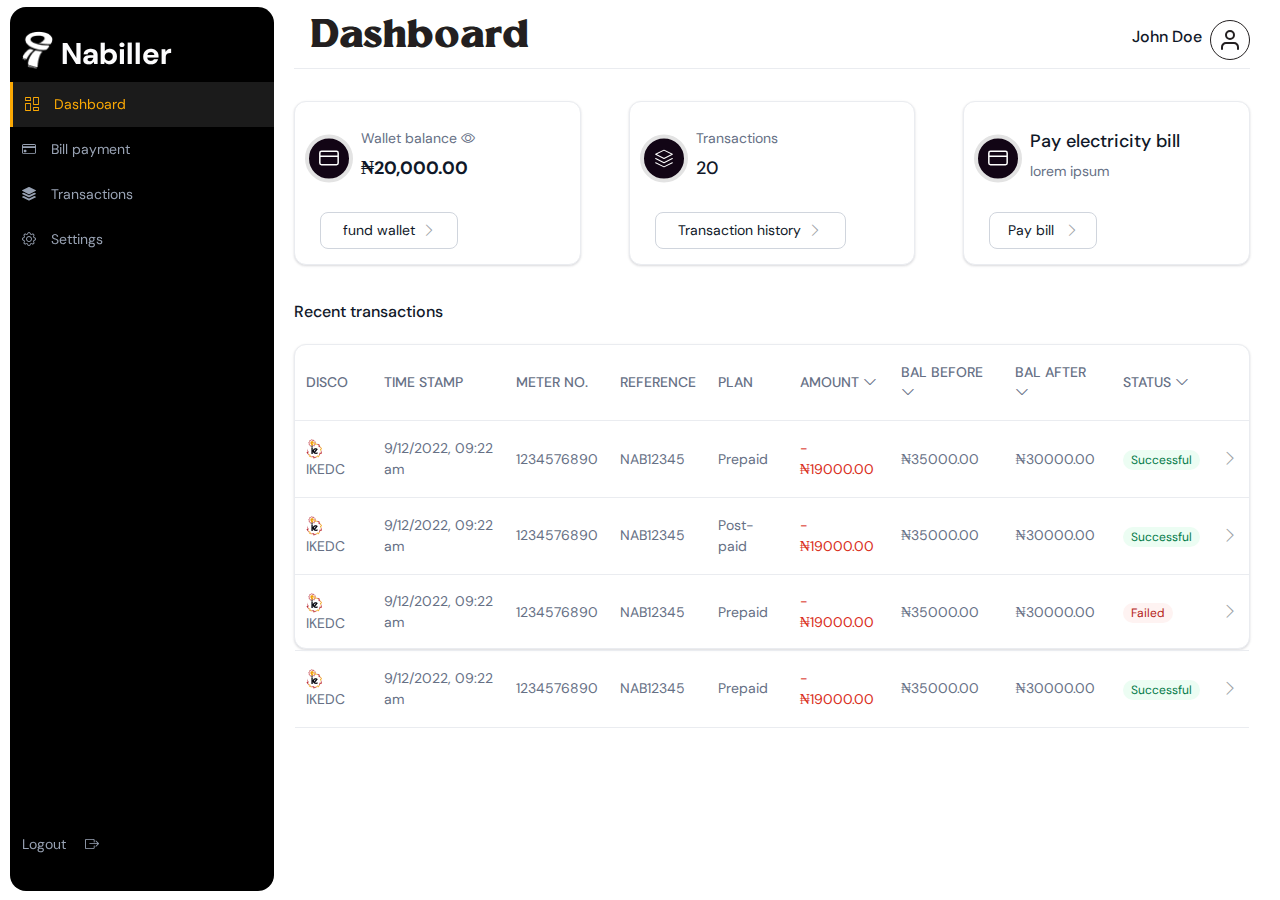
<file: index.html>
<!DOCTYPE html>
<html lang="en">

<head>
    <meta charset="UTF-8" />
    <meta http-equiv="X-UA-Compatible" content="IE=edge" />
    <meta name="viewport" content="width=device-width, initial-scale=1.0" />
    <title>Nabiller</title>
    <link rel="stylesheet" href="./style.css" />
    <link href="https://cdn.jsdelivr.net/npm/bootstrap@5.2.2/dist/css/bootstrap.min.css" rel="stylesheet" />
    <script src="https://cdn.jsdelivr.net/npm/bootstrap@5.2.2/dist/js/bootstrap.bundle.min.js"></script>
    <link rel="shortcut icon" type="image/x-icon" href="/Images/Frame 1000002633.png" />
    <link rel="stylesheet" href="https://cdn.jsdelivr.net/npm/bootstrap-icons@1.10.2/font/bootstrap-icons.css" />

    <link rel="preconnect" href="https://fonts.googleapis.com" />
    <link rel="preconnect" href="https://fonts.gstatic.com" crossorigin />
    <link href="https://fonts.googleapis.com/css2?family=DM+Sans:wght@400;500;700&family=Lexend+Deca&display=swap"
        rel="stylesheet" />
</head>

<body class="flex-container ">

    <div class="rootcon">

        <div class="conside">
            <div id="sidebar" class="py-4 sidebar">

                <div class=" d-flex flex-column">

                    <div class="d-flex conab gap-5 align-items-center">

                        <div class="d-flex gap-2">
                            <img class="img1" src="./Images/Frame 1000002632.png" alt="sidebarlogoimg" />
                            <p class="bignab">Nabiller</p>
                        </div>
                    </div>


                    <a class="activesidebar" href="# ">
                        <i class="bi bi-columns-gap pad"></i>Dashboard
                    </a>

                    <a data-toggle="modal" data-target="#billpaymentmodal2" href="#"><i
                            class="bi bi-credit-card pad"></i>Bill
                        payment</a>

                    <a href="./transactions.html"><i class="bi bi-stack pad"></i>Transactions</a>

                    <a href="./settings1.html"><i class="bi bi-gear pad"></i>Settings</a>
                </div>

                <div class="d-flex flex-column pad1">
                    <a href="#news">Logout <i class="bi bi-box-arrow-right pad1a"></i></a>
                </div>
            </div>
        </div>

        <div class="consection">

            <div class=" condash dashbut">
                <div class="d-flex justify-content-between">
                    <div class=" d-flex gap-3">

                        <div>
                            <a href="#"> <i class="bi bi-list"></i></a>
                        </div>

                        <div class="dash">
                            <h1 style="font-family: Millik !important">Dashboard</h1>
                        </div>

                    </div>

                    <div class="personbox">
                        <p class="john">John Doe</p>
                        <img src="./Images/Avatar.svg" alt="usericon">
                    </div>
                </div>
            </div>

            <!-- <div class=" conwelcome mt-4 ">
                <div class="welcomebox">
                    <img class="welimg" src="./Images/Ellipse 41.png" alt="welboximg1" />
                    <img class="welimg2" src="./Images/Frame 1000002632.svg" alt="welboximg2" />
                    <div class="d-flex flex-column">
                        <p class="john pt-4">Welcome John</p>
                        <p class="jsub pt-2">
                            Pay your electricity bill the fast and convenient way
                        </p>
                    </div>
                </div>
            </div> -->

            <div class="conwallet">
                <div class=" d-flex  justify-content-between">
                    <div class="walletbox d-flex gap-2 flex-column">
                        <div class="pt-3 gap-2 d-flex">
                            <!-- <div class="walleticonbox"><i class="bi bi-wallet-fill"></i></div> -->
                            <img src="./Images/Frame 1000002776-2.svg" alt="wbimg">

                            <div>
                                <p class="wbtxt">Wallet balance <i class="bi bi-eye"></i></p>
                                <p class="wbtxt2">₦20,000.00</p>
                            </div>
                        </div>

                        <div>
                            <a class="fsbox a4 marg" href="#">
                                fund wallet<i class="bi bi-chevron-right pad1b"></i></a>
                        </div>
                    </div>

                    <div class="walletbox d-flex gap-2 flex-column">
                        <div class="pt-3 gap-2 d-flex">
                            <!-- <div class="walleticonbox"><i class="bi bi-stack"></i></div> -->
                            <img src="./Images/Frame 1000002776-3.svg" alt="trimg">

                            <div>
                                <p class="wbtxt">Transactions</p>
                                <p class="wbtxt3">20</p>
                            </div>
                        </div>

                        <div>
                            <a class="fsbox a3 marg" href="#">
                                Transaction history<i class="bi bi-chevron-right pad1b"></i></a>
                        </div>
                    </div>

                    <div class="walletbox d-flex gap-2 flex-column">
                        <div class="pt-3 gap-2 d-flex">
                            <!-- <div class="walleticonbox"><i class="bi bi-wallet-fill"></i></div> -->
                            <img src="./Images/Frame 1000002776-2.svg" alt="pebimg">

                            <div>
                                <p class="wbtxt3">Pay electricity bill</p>
                                <p class="wbtxt">lorem ipsum</p>
                            </div>
                        </div>

                        <div>
                            <a class="fsbox a2 marg" href="#">Pay bill <i class="bi bi-chevron-right pad1b"></i></a>
                        </div>
                    </div>
                </div>
            </div>

            <div class="rtranscon">
                <div class="rtrans">
                    <p>Recent transactions</p>
                </div>
            </div>

            <div class="fieldbox5">
                <table>
                    <tr>
                        <th class="thtxt">DISCO</th>
                        <th class="thtxt">TIME STAMP</th>
                        <th class="thtxt">METER NO.</th>
                        <th class="thtxt">REFERENCE</th>
                        <th class="thtxt">PLAN</th>
                        <th class="thtxt">AMOUNT <i class="bi bi-chevron-down"></i></th>
                        <th class="thtxt">BAL BEFORE <i class="bi bi-chevron-down"></i></th>
                        <th class="thtxt">BAL AFTER <i class="bi bi-chevron-down"></i></th>
                        <th class="thtxt">STATUS <i class="bi bi-chevron-down"></i></th>
                        <th></th>
                    </tr>

                    <tr class="hov">
                        <td class="ttxt"><img class="pad1c" src="./Images/Ikeja Electric - png.png" alt="Ikeimg">IKEDC
                        </td>
                        <td class="ttxt">9/12/2022, 09:22 am</td>
                        <td class="ttxt">1234576890</td>
                        <td class="ttxt">NAB12345</td>
                        <td class="ttxt">Prepaid</td>
                        <td class="redtxt">-₦19000.00</td>
                        <td class="ttxt">₦35000.00</td>
                        <td class="ttxt">₦30000.00</td>
                        <td><span class="Successful"> Successful</span></td>
                        <td><a data-toggle="modal" data-target="#paymentreceiptmodal2" href=""><i
                                    class="bi bi-chevron-right"></i></a></td>
                    </tr>

                    <tr class="hov">
                        <td class="ttxt"><img class="pad1c" src="./Images/Ikeja Electric - png.png" alt="Ikeimg">IKEDC
                        </td>
                        <td class="ttxt">9/12/2022, 09:22 am</td>
                        <td class="ttxt">1234576890</td>
                        <td class="ttxt">NAB12345</td>
                        <td class="ttxt">Post-paid</td>
                        <td class="redtxt">-₦19000.00</td>
                        <td class="ttxt">₦35000.00</td>
                        <td class="ttxt">₦30000.00</td>
                        <td><span class="Successful"> Successful</span></td>
                        <td><a data-toggle="modal" data-target="#paymentreceiptmodal2" href=""><i
                                    class="bi bi-chevron-right"></i></a></td>
                    </tr>

                    <tr class="hov">
                        <td class="ttxt"><img class="pad1c" src="./Images/Ikeja Electric - png.png" alt="Ikeimg">IKEDC
                        </td>
                        <td class="ttxt">9/12/2022, 09:22 am</td>
                        <td class="ttxt">1234576890</td>
                        <td class="ttxt">NAB12345</td>
                        <td class="ttxt">Prepaid</td>
                        <td class="redtxt">-₦19000.00</td>
                        <td class="ttxt">₦35000.00</td>
                        <td class="ttxt">₦30000.00</td>
                        <td><span class="Failed">Failed</span></td>
                        <td><a data-toggle="modal" data-target="#paymentreceiptmodal2" href=""><i
                                    class="bi bi-chevron-right"></i></a></td>
                    </tr>

                    <tr class="hov lasttd">
                        <td class="ttxt"><img class="pad1c" src="./Images/Ikeja Electric - png.png" alt="Ikeimg">IKEDC
                        </td>
                        <td class="ttxt">9/12/2022, 09:22 am</td>
                        <td class="ttxt">1234576890</td>
                        <td class="ttxt">NAB12345</td>
                        <td class="ttxt">Prepaid</td>
                        <td class="redtxt">-₦19000.00</td>
                        <td class="ttxt">₦35000.00</td>
                        <td class="ttxt">₦30000.00</td>
                        <td><span class="Successful"> Successful</td>
                        <td><a data-toggle="modal" data-target="#paymentreceiptmodal2" href=""><i
                                    class="bi bi-chevron-right"></i></a></td>
                    </tr>
                </table>
            </div>

        </div>



        <!-- <div class="modal fade" id="ModalSlide" tabindex="-1" role="dialog" aria-labelledby="exampleModalLabel2"
            aria-hidden="true">
            <div class="modal-dialog modal-dialog-slideout" role="document">
                <div class="modal-content">

                </div>
            </div>
        </div> -->

        <div class="modal fade" id="billpaymentmodal2" tabindex="-1" role="dialog" aria-labelledby="exampleModalLabel2"
            aria-hidden="true">
            <div class="modal-dialog modal-dialog-slideout" role="document">
                <div class=" modal-content conmainbillpayment">

                    <div class="mt-5">
                        <div class="billpayment">
                            <a class="close" data-dismiss="modal" href="#"><i class="bi bi-arrow-left"></i></a>

                            <h1 style="font-family: Millik !important" class="fsbp">
                                Bill Payment
                            </h1>
                        </div>

                        <div class="flex-container2 mt-3">

                            <form>

                                <div>
                                    <label for="number">Enter meter number</label>

                                    <input class="number" type="number" id="number" name="number" min="" max=""
                                        placeholder="0123456789" />
                                </div>

                                <div>
                                    <label class="buss2" for="name">Select Plan</label>

                                    <select class="workinput buss2" name="business category" id="business category">
                                        <option value="select category">Prepaid</option>
                                        <option value=">Post-paid">Post-paid</option>
                                    </select>
                                </div>

                                <div>
                                    <label class="buss2" for="name">Select Distribution company</label>

                                    <select class="workinput buss2" name="business category" id="business category">
                                        <option value="select category">Ikeja Electric</option>
                                        <option value=">Sole Proprietorships">PHCN</option>
                                    </select>
                                </div>

                                <div>
                                    <label for="number">How much electricity units would you like to buy?</label>

                                    <div class="nairacon">
                                        <label class="" for="">₦</label>
                                        <input class="number" type="number" id="number" name="number" min="" max=""
                                            placeholder="0.00" />
                                    </div>

                                </div>
                                <div>
                                    <a href="#" class=" a5">Make Payment</a>
                                </div>

                            </form>

                        </div>
                    </div>
                </div>
            </div>
        </div>

        <div class="modal fade" id="paymentreceiptmodal2" tabindex="-1" role="dialog"
            aria-labelledby="exampleModalLabel2" aria-hidden="true">
            <div class="modal-dialog modal-dialog-slideout" role="document">

                <div class=" modal-content conmainpaymentreceipt">

                    <div class="paymentreceipt ">
                        <a class="close" data-dismiss="modal" href="#"><i class="bi bi-arrow-left"></i></a>

                        <h1 style="font-family: Millik !important" class="fsbp">
                            Payment receipt
                        </h1>
                    </div>

                    <div class="flex-container2 mt-2">

                        <div class="alc">
                            <div>
                                <img class="ieimg" src="./Images/Ikeja Electric - png.svg" alt="IkElogo">
                            </div>

                            <p class="ikfs"> IKEJA ELECTRIC</p>

                            <p class="fspr">PAYMENT RECEIPT</p>
                        </div>

                        <div class="tablepaymentreceipt">
                            <table>

                                <tr>

                                    <td class="ttxtpaymentreceipt"> Date</td>
                                    <td class="ttxtpaymentreceipt">10/02/2023</td>

                                </tr>

                                <tr>

                                    <td class="ttxtpaymentreceipt">Consumer</td>
                                    <td class="ttxtpaymentreceipt">JOHN FAYEMI</td>

                                </tr>

                                <tr>

                                    <td class="ttxtpaymentreceipt">Location No</td>
                                    <td class="ttxtpaymentreceipt">IES1026372883-01</td>

                                </tr>

                                <tr>

                                    <td class="ttxtpaymentreceipt">Meter No</td>
                                    <td class="ttxtpaymentreceipt">1234576890</td>

                                </tr>

                                <tr>

                                    <td class="ttxtpaymentreceipt">Address</td>
                                    <td class="ttxtpaymentreceipt"> 2, ABULE-OJA, YABA, ALGOS</td>

                                </tr>

                                <tr>

                                    <td class="ttxtpaymentreceipt">Cost of Units</td>
                                    <td class="ttxtpaymentreceipt">₦2155.24</td>

                                </tr>

                                <tr>

                                    <td class="ttxtpaymentreceipt">Total Units</td>
                                    <td class="ttxtpaymentreceipt">8.6kWh at ₦25.79</td>

                                </tr>

                                <tr>

                                    <td class="ttxtpaymentreceipt">Units VAT</td>
                                    <td class="ttxtpaymentreceipt">₦107.67</td>

                                </tr>

                                <tr>

                                    <td class="ttxt2paymentreceipt">Total Paid</td>
                                    <td class="ttxt2paymentreceipt">₦19,000.00</td>

                                </tr>

                                <tr>

                                    <td class="ttxtpaymentreceipt">Electricity Token</td>
                                    <td class="ttxt2paymentreceipt">1234 5678 9012 3456 7890</td>

                                </tr>

                            </table>
                        </div>

                        <div>
                            <a href="#" class="nav-link a6">Download Receipt</a>
                        </div>
                    </div>
                </div>
            </div>
        </div>

    </div>

    <div class="rootconmobile">
        <div class="topdash d-flex justify-content-between">
            <div>
                <img class="topdashimg1" src="./imagesmobile/Frame 1000002632.svg" alt="">
                <img class="topdashimg3" src="./imagesmobile/Ellipse 41.svg" alt="">
            </div>

            <div class="paddhb">
                <div>
                    <div class="d-flex gap-1">
                        <p class="hbfs">
                            Hide balance
                        </p>

                        <i class="bi bi-eye"></i>

                    </div>
                    <p class="digits0" style="font-family: Millik !important">₦0.00</p>
                </div>

                <div class=" mobilewalletbox">

                    <div class="fwbox gap-2">
                        <img class="mobileiconimg" src="./imagesmobile/fwbox.svg" alt="">
                        <div class="d-flex flex-column">
                            <p class="txtmobilewalletbox1">
                                Fund wallet
                            </p>
                            <p class="txtmobilewalletbox2">Lorem ipsum amet</p>
                        </div>

                    </div>

                    <div class="pbbox gap-2">
                        <img class="mobileiconimg" src="./imagesmobile/pbbox.svg" alt="">
                        <div class="d-flex flex-column">
                            <p class="txtmobilewalletbox1">
                                Pay bill
                            </p>
                            <p class="txtmobilewalletbox2">Lorem ipsum amet</p>
                        </div>

                    </div>

                    <div class="transbox gap-2">
                        <img class="mobileiconimg" src="./imagesmobile/transbox.svg" alt="">
                        <div class="d-flex flex-column">
                            <p class="txtmobilewalletbox1">
                                Transactions
                            </p>
                            <p class="txtmobilewalletbox2">Lorem ipsum amet</p>
                        </div>

                    </div>

                </div>
            </div>

            <div>
                <img class="topdashimg2" src="./imagesmobile/Avatar.svg" alt="">
                <img class="topdashimg4" src="./imagesmobile/topdashimg.svg" alt="">
            </div>

        </div>

        <div class="dashbody">

            <div class="d-flex justify-content-between">
                <p class="fsrecentranstxt">RECENT TRANSACTIONS</p>
                <a href="#" class="fsseealltxt">See all</a>
            </div>


            <div class="pt-3">
                <!-- <p>Today, Feb 03</p> -->

                <div class="insidetf justify-content-between">
                    <div class="d-flex align-items-center gap-2">
                        <img class="ikejaElecimg" src="./imagesmobile/Ikeja Electric - png 0.svg" alt="">

                        <div class="d-flex flex-column ">
                            <p class="ikejaEfs">Ikeja Electric</p>
                            <p class="datemobile">03/02/2023 09:22 am</p>
                        </div>
                    </div>

                    <div>
                        <p class="redtxtmobile">-₦19,000.00</p>

                        <div class="successdotcon">
                            <i class="bi bi-circle-fill"></i>
                            <p class="ikfs">Successful</p>
                        </div>

                    </div>
                </div>
            </div>

            <div class="pt-3">
                <!-- <p>Feb 02, 2023</p> -->

                <div class="insidetf justify-content-between">
                    <div class="d-flex align-items-center gap-2">
                        <img class="ikejaElecimg" src="./imagesmobile/Ikeja Electric - png 0.svg" alt="">

                        <div class="d-flex flex-column ">
                            <p class="ikejaEfs">Ikeja Electric</p>
                            <p class="datemobile">03/02/2023 09:22 am</p>
                        </div>
                    </div>

                    <div>
                        <p class="redtxtmobile">-₦19,000.00</p>

                        <div class="successdotcon">
                            <i class="bi bi-circle-fill"></i>
                            <p class="ikfs">Successful</p>
                        </div>

                    </div>
                </div>
            </div>

            <div class="pt-3">

                <div class="insidetf justify-content-between">
                    <div class="d-flex align-items-center gap-2">
                        <img class="ikejaElecimg" src="./imagesmobile/Flutterwave - jpeg 0.svg" alt="">

                        <div class="d-flex flex-column ">
                            <p class="ikejaEfs">Ikeja Electric</p>
                            <p class="datemobile">03/02/2023 09:22 am</p>
                        </div>
                    </div>

                    <div>
                        <p class="redtxtmobile">-₦19,000.00</p>

                        <div class="successdotcon">
                            <i class="bi bi-circle-fill"></i>
                            <p class="ikfs">Successful</p>
                        </div>

                    </div>
                </div>
            </div>

            <div class="pt-3">

                <div class="insidetf justify-content-between">
                    <div class="d-flex align-items-center gap-2">
                        <img class="ikejaElecimg" src="./imagesmobile/Ikeja Electric - png 0.svg" alt="">

                        <div class="d-flex flex-column ">
                            <p class="ikejaEfs">Ikeja Electric</p>
                            <p class="datemobile">03/02/2023 09:22 am</p>
                        </div>
                    </div>

                    <div>
                        <p class="redtxtmobile">-₦19,000.00</p>

                        <div class="successdotcon">
                            <i class="bi bi-circle-fill"></i>
                            <p class="ikfs">Successful</p>
                        </div>

                    </div>
                </div>
            </div>

            <div class="pt-3">

                <div class="insidetflast justify-content-between">
                    <div class="d-flex align-items-center gap-2">
                        <img class="ikejaElecimg" src="./imagesmobile/Ikeja Electric - png 0.svg" alt="">

                        <div class="d-flex flex-column ">
                            <p class="ikejaEfs">Ikeja Electric</p>
                            <p class="datemobile">03/02/2023 09:22 am</p>
                        </div>
                    </div>

                    <div>
                        <p class="redtxtmobile">-₦19,000.00</p>

                        <div class="successdotcon">
                            <i class="bi bi-circle-fill"></i>
                            <p class="ikfs">Successful</p>
                        </div>

                    </div>

                </div>

                <p class="arr">© 2023 Nabiller. All rights reserved.</p>
            </div>

        </div>


        <div class="footer">
            <p class="tpc">
                Terms
            </p>

            <p class="tpc">
                Privacy
            </p>

            <p class="tpc">
                Cookies
            </p>
        </div>

    </div>
    <script src="https://code.jquery.com/jquery-3.2.1.slim.min.js"
        integrity="sha384-KJ3o2DKtIkvYIK3UENzmM7KCkRr/rE9/Qpg6aAZGJwFDMVNA/GpGFF93hXpG5KkN"
        crossorigin="anonymous"></script>
    <script src="https://cdn.jsdelivr.net/npm/popper.js@1.12.9/dist/umd/popper.min.js"
        integrity="sha384-ApNbgh9B+Y1QKtv3Rn7W3mgPxhU9K/ScQsAP7hUibX39j7fakFPskvXusvfa0b4Q"
        crossorigin="anonymous"></script>
    <script src="https://cdn.jsdelivr.net/npm/bootstrap@4.0.0/dist/js/bootstrap.min.js"
        integrity="sha384-JZR6Spejh4U02d8jOt6vLEHfe/JQGiRRSQQxSfFWpi1MquVdAyjUar5+76PVCmYl"
        crossorigin="anonymous"></script>

    <script src="/script.js"></script>
</body>

</html>
</file>
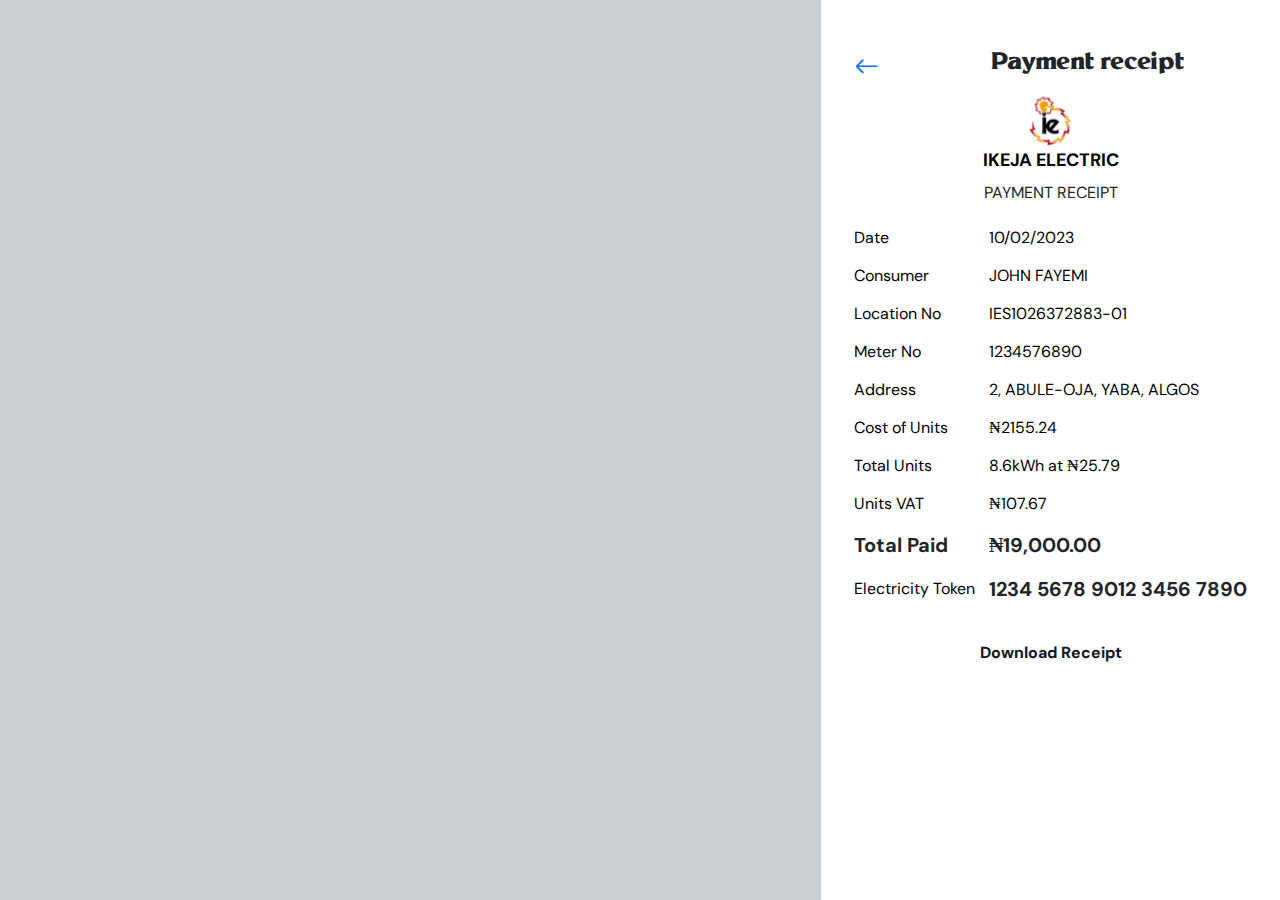
<file: paymentreceipt.html>
<!DOCTYPE html>
<html lang="en">

<head>
    <meta charset="UTF-8" />
    <meta http-equiv="X-UA-Compatible" content="IE=edge" />
    <meta name="viewport" content="width=device-width, initial-scale=1.0" />
    <title>Payment receipt</title>
    <link rel="stylesheet" href="./style7.css" />
    <link href="https://cdn.jsdelivr.net/npm/bootstrap@5.2.2/dist/css/bootstrap.min.css" rel="stylesheet" />
    <script src="https://cdn.jsdelivr.net/npm/bootstrap@5.2.2/dist/js/bootstrap.bundle.min.js"></script>
    <link rel="shortcut icon" type="image/x-icon" href="/Images/Frame 1000002633.png" />
    <link rel="stylesheet" href="https://cdn.jsdelivr.net/npm/bootstrap-icons@1.10.2/font/bootstrap-icons.css" />

    <link rel="preconnect" href="https://fonts.googleapis.com" />
    <link rel="preconnect" href="https://fonts.gstatic.com" crossorigin />
    <link href="https://fonts.googleapis.com/css2?family=DM+Sans:wght@400;500;700&family=Lexend+Deca&display=swap"
        rel="stylesheet" />
</head>

<div class="position-relative paymentreceiptmodal">

    <div class="modaldiv">

        <div class="conmainpaymentreceipt">

            <div class="padd">

                <div class="paymentreceipt">
                    <a class="close" data-dismiss="modal" href="#"><i class="bi bi-arrow-left"></i></a>

                    <h1 style="font-family: Millik !important" class="fsbp">
                        Payment receipt
                    </h1>
                </div>

                <div class="flex-container2 mt-2">

                    <div>
                        <img class="ieimg" src="./Images/Ikeja Electric - png.svg" alt="IkElogo">
                    </div>

                    <p class="ikfs"> IKEJA ELECTRIC</p>

                    <p class="">PAYMENT RECEIPT</p>

                    <div class="tablepaymentreceipt mt-2">
                        <table>

                            <tr>

                                <td class="ttxtpaymentreceipt"> Date</td>
                                <td class="ttxtpaymentreceipt">10/02/2023</td>

                            </tr>

                            <tr>

                                <td class="ttxtpaymentreceipt">Consumer</td>
                                <td class="ttxtpaymentreceipt">JOHN FAYEMI</td>

                            </tr>

                            <tr>

                                <td class="ttxtpaymentreceipt">Location No</td>
                                <td class="ttxtpaymentreceipt">IES1026372883-01</td>

                            </tr>

                            <tr>

                                <td class="ttxtpaymentreceipt">Meter No</td>
                                <td class="ttxtpaymentreceipt">1234576890</td>

                            </tr>

                            <tr>

                                <td class="ttxtpaymentreceipt">Address</td>
                                <td class="ttxtpaymentreceipt"> 2, ABULE-OJA, YABA, ALGOS</td>

                            </tr>

                            <tr>

                                <td class="ttxtpaymentreceipt">Cost of Units</td>
                                <td class="ttxtpaymentreceipt">₦2155.24</td>

                            </tr>

                            <tr>

                                <td class="ttxtpaymentreceipt">Total Units</td>
                                <td class="ttxtpaymentreceipt">8.6kWh at ₦25.79</td>

                            </tr>

                            <tr>

                                <td class="ttxtpaymentreceipt">Units VAT</td>
                                <td class="ttxtpaymentreceipt">₦107.67</td>

                            </tr>

                            <tr>

                                <td class="ttxt2paymentreceipt">Total Paid</td>
                                <td class="ttxt2paymentreceipt">₦19,000.00</td>

                            </tr>

                            <tr>

                                <td class="ttxtpaymentreceipt">Electricity Token</td>
                                <td class="ttxt2paymentreceipt">1234 5678 9012 3456 7890</td>

                            </tr>

                        </table>
                    </div>

                    <div>
                        <a href="#" class="nav-link a6">Download Receipt</a>
                    </div>
                </div>
            </div>

        </div>
    </div>
</div>

<script src="/script.js"></script>
</file>
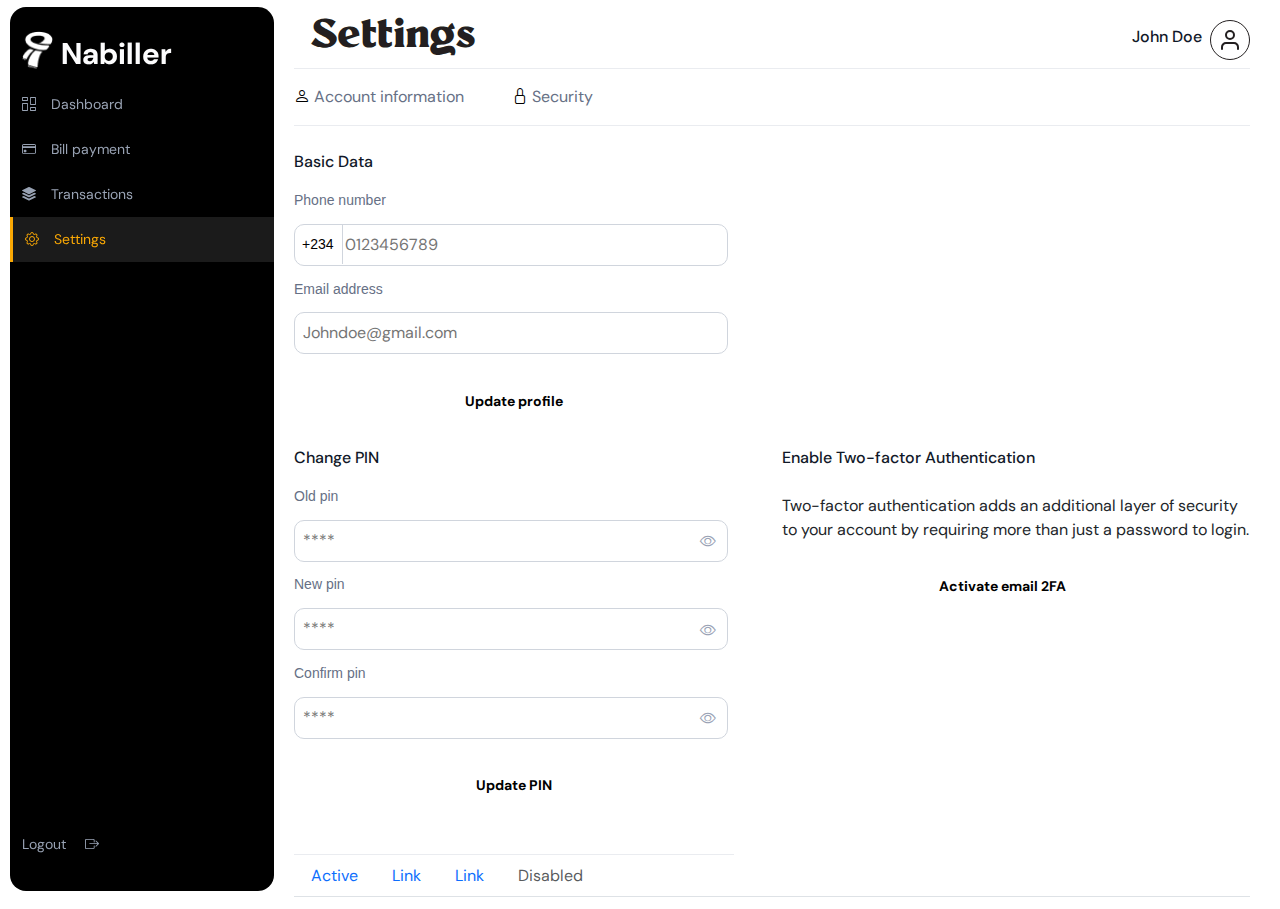
<file: settings1.html>
<!DOCTYPE html>
<html lang="en">

<head>
    <meta charset="UTF-8" />
    <meta http-equiv="X-UA-Compatible" content="IE=edge" />
    <meta name="viewport" content="width=device-width, initial-scale=1.0" />
    <title>Settings</title>
    <link rel="stylesheet" href="./style5.css" />
    <link href="https://cdn.jsdelivr.net/npm/bootstrap@5.2.2/dist/css/bootstrap.min.css" rel="stylesheet" />
    <script src="https://cdn.jsdelivr.net/npm/bootstrap@5.2.2/dist/js/bootstrap.bundle.min.js"></script>
    <link rel="shortcut icon" type="image/x-icon" href="/Images/Frame 1000002633.png" />
    <link rel="stylesheet" href="https://cdn.jsdelivr.net/npm/bootstrap-icons@1.10.2/font/bootstrap-icons.css" />

    <link rel="preconnect" href="https://fonts.googleapis.com" />
    <link rel="preconnect" href="https://fonts.gstatic.com" crossorigin />
    <link href="https://fonts.googleapis.com/css2?family=DM+Sans:wght@400;500;700&family=Lexend+Deca&display=swap"
        rel="stylesheet" />
</head>

<body class="flex-container">

    <div class="rootcon">

        <div class="conside">
            <div id="sidebar" class="py-4 sidebar">

                <div class=" d-flex flex-column">

                    <div class="d-flex conab gap-5 align-items-center">
                        <div class="d-flex gap-2">
                            <img class="img1" src="./Images/Frame 1000002632.png" alt="sidebarlogoimg" />
                            <p class="bignab">Nabiller</p>
                        </div>
                    </div>

                    <div class=" d-flex flex-column">
                        <a href="./index.html">
                            <i class="bi bi-columns-gap pad"></i>Dashboard
                        </a>

                        <a data-toggle="modal" data-target="#billpaymentmodal2" href="#"><i
                                class="bi bi-credit-card pad"></i>Bill
                            payment</a>

                        <a href="./transactions.html"><i class="bi bi-stack pad"></i>Transactions</a>

                        <a class="activesidebar " href="./settings1.html"><i class="bi bi-gear pad"></i>Settings</a>
                    </div>

                </div>

                <div class="d-flex flex-column pad1">
                    <a href="#news">Logout <i class="bi bi-box-arrow-right pad1a"></i></a>
                </div>
            </div>
        </div>

        <div class="consection">
            <div class="condash dashbut">
                <div class="d-flex justify-content-between">

                    <div class=" d-flex gap-3">

                        <div>
                            <a href="#"> <i class="bi bi-list"></i></a>
                        </div>

                        <div class="dash">
                            <h1 style="font-family: Millik !important">Settings</h1>
                        </div>
                    </div>

                    <div class="personbox">
                        <p class="john">John Doe</p>
                        <img src="./Images/Avatar.svg" alt="usericon">
                    </div>
                </div>
            </div>

            <div class="d-flex aicon gap-5 py-3">

                <div>
                    <a class="d-flex gap-1 infocon a7" href="#accountinfo">
                        <i class="bi bi-person"></i>
                        Account information
                    </a>
                </div>

                <div>
                    <a class="d-flex gap-1 seccon a8" href="./settings2.html">
                        <i class="bi bi-lock"></i>
                        Security
                    </a>
                </div>


            </div>

            <div class="accountinfo">
                <div class=" mt-4">
                    <div class="rtrans ">
                        <p>Basic Data</p>
                    </div>
                </div>



                <div class="flex-container2 mt-3">

                    <form>

                        <div>
                            <label for="number">Phone number</label>

                            <div class="phonecon">
                                <label class="text-black" for="">+234</label>
                                <input class="number" type="number" id="number" name="number" min="" max=""
                                    placeholder="0123456789" />
                            </div>
                        </div>


                        <div>

                            <label for="email">Email address</label>
                            <input class="workinput" type="email" id="email" size="30" placeholder="Johndoe@gmail.com"
                                required>

                        </div>


                        <div>
                            <a href="#" class="nav-link a9">Update profile</a>
                        </div>


                    </form>

                </div>
            </div>

            <div class="mainsec">

                <div>
                    <div class=" mt-4">
                        <div class="rtrans ">
                            <p>Change PIN</p>
                        </div>
                    </div>



                    <div class="mt-3">

                        <form>


                            <div class="password-container">
                                <label for="PIN">Old pin</label>
                                <input class="number" type="password" id="pass" name="password" maxlength="4"
                                    placeholder="****" required>
                                <i class="bi bi-eye"></i>
                            </div>


                            <div class="password-container">
                                <label for="PIN">New pin</label>
                                <input class="number" type="password" id="pass" name="password" maxlength="4"
                                    placeholder="****" required>
                                <i class="bi bi-eye"></i>
                            </div>



                            <div class="password-container ">
                                <label for="PIN">Confirm pin</label>
                                <input class="number" type="password" id="pass" name="password" maxlength="4"
                                    placeholder="****" required>
                                <i class="bi bi-eye"></i>
                            </div>

                            <div>
                                <a href="#" class="nav-link a9">Update PIN</a>
                            </div>

                            <div class="pinbut mt-5">
                            </div>

                        </form>

                    </div>

                </div>

                <div class="tftextbox">
                    <div class=" mt-4">
                        <div class="rtrans ">
                            <p>Enable Two-factor Authentication</p>
                        </div>
                    </div>

                    <div class=" mt-4">
                        <div class=" tfnote">
                            <p>Two-factor authentication adds an additional layer of security to your account by
                                requiring more than just a password to login.</p>
                        </div>
                    </div>


                    <div class=" mt-4">
                        <a href="#" class="nav-link a9">Activate email 2FA</a>
                    </div>

                </div>

            </div>

            <ul class="nav nav-tabs">
                <li class="nav-item">
                    <a class="nav-link" aria-current="page" href="#">Active</a>
                </li>
                <li class="nav-item">
                    <a class="nav-link" href="#">Link</a>
                </li>
                <li class="nav-item">
                    <a class="nav-link" href="#">Link</a>
                </li>
                <li class="nav-item">
                    <a class="nav-link disabled" href="#" tabindex="-1" aria-disabled="true">Disabled</a>
                </li>
            </ul>

        </div>

        <div class="modal fade" id="billpaymentmodal2" tabindex="-1" role="dialog" aria-labelledby="exampleModalLabel2"
            aria-hidden="true">
            <div class="modal-dialog modal-dialog-slideout" role="document">
                <div class=" modal-content conmainbillpayment">

                    <div class="mt-5">
                        <div class="billpayment">
                            <a class="close" data-dismiss="modal" href="#"><i class="bi bi-arrow-left"></i></a>

                            <h1 style="font-family: Millik !important" class="fsbp">
                                Bill Payment
                            </h1>
                        </div>

                        <div class="flex-container3 mt-3">

                            <form>

                                <div>
                                    <label for="number">Enter meter number</label>

                                    <input class="number" type="number" id="number" name="number" min="" max=""
                                        placeholder="0123456789" />
                                </div>

                                <div>
                                    <label class="buss2" for="name">Select Plan</label>

                                    <select class="workinput2 buss2" name="business category" id="business category">
                                        <option value="select category">Prepaid</option>
                                        <option value=">Post-paid">Post-paid</option>
                                    </select>
                                </div>

                                <div>
                                    <label class="buss2" for="name">Select Distribution company</label>

                                    <select class="workinput2 buss2" name="business category" id="business category">
                                        <option value="select category">Ikeja Electric</option>
                                        <option value=">Sole Proprietorships">PHCN</option>
                                    </select>
                                </div>

                                <div>
                                    <label for="number">How much electricity units would you like to buy?</label>

                                    <div class="nairacon">
                                        <label class="" for="">₦</label>
                                        <input class="number" type="number" id="number" name="number" min="" max=""
                                            placeholder="0.00" />
                                    </div>

                                </div>
                                <div>
                                    <a href="#" class=" a5">Make Payment</a>
                                </div>

                            </form>

                        </div>
                    </div>
                </div>
            </div>
        </div>

    </div>


    <div class="rootconmobile">
        <div class="d-flex justify-content-between">
            <img class="settings1mobilenavimg" src="./imagesmobile/Frame 1000002633.svg" alt="">

            <img class="settings1mobilenavimg" src="./imagesmobile/Avatar.svg" alt="">
        </div>

        <div class="d-flex settings1mobile">
            <i class="bi bi-arrow-left"></i>

            <h1 class="fsbts">
                Back to settings
            </h1>
        </div>

        <div class="flex-container4 mt-3">

            <form>

                <div>
                    <label for="number">Enter meter number</label>

                    <input class="numbermobile" type="text" id="number" name="number" min="" max=""
                        placeholder="0123456789" />
                </div>

                <div>
                    <label for="number">phone number</label>

                    <div class="phoneconmobile">
                        <label class="text-black" for="">+234</label>
                        <input class="numbermobile" type="number" id="number" name="number" min="" max=""
                            placeholder="" />
                    </div>

                </div>
                <div>
                    <a href="#" class=" a3mobile">Update Profile</a>
                </div>

            </form>

        </div>


    </div>


    <script src="/script.js"></script>
    <script src="https://code.jquery.com/jquery-3.2.1.slim.min.js"
        integrity="sha384-KJ3o2DKtIkvYIK3UENzmM7KCkRr/rE9/Qpg6aAZGJwFDMVNA/GpGFF93hXpG5KkN"
        crossorigin="anonymous"></script>
    <script src="https://cdn.jsdelivr.net/npm/popper.js@1.12.9/dist/umd/popper.min.js"
        integrity="sha384-ApNbgh9B+Y1QKtv3Rn7W3mgPxhU9K/ScQsAP7hUibX39j7fakFPskvXusvfa0b4Q"
        crossorigin="anonymous"></script>
    <script src="https://cdn.jsdelivr.net/npm/bootstrap@4.0.0/dist/js/bootstrap.min.js"
        integrity="sha384-JZR6Spejh4U02d8jOt6vLEHfe/JQGiRRSQQxSfFWpi1MquVdAyjUar5+76PVCmYl"
        crossorigin="anonymous"></script>

</body>

</html>
</file>
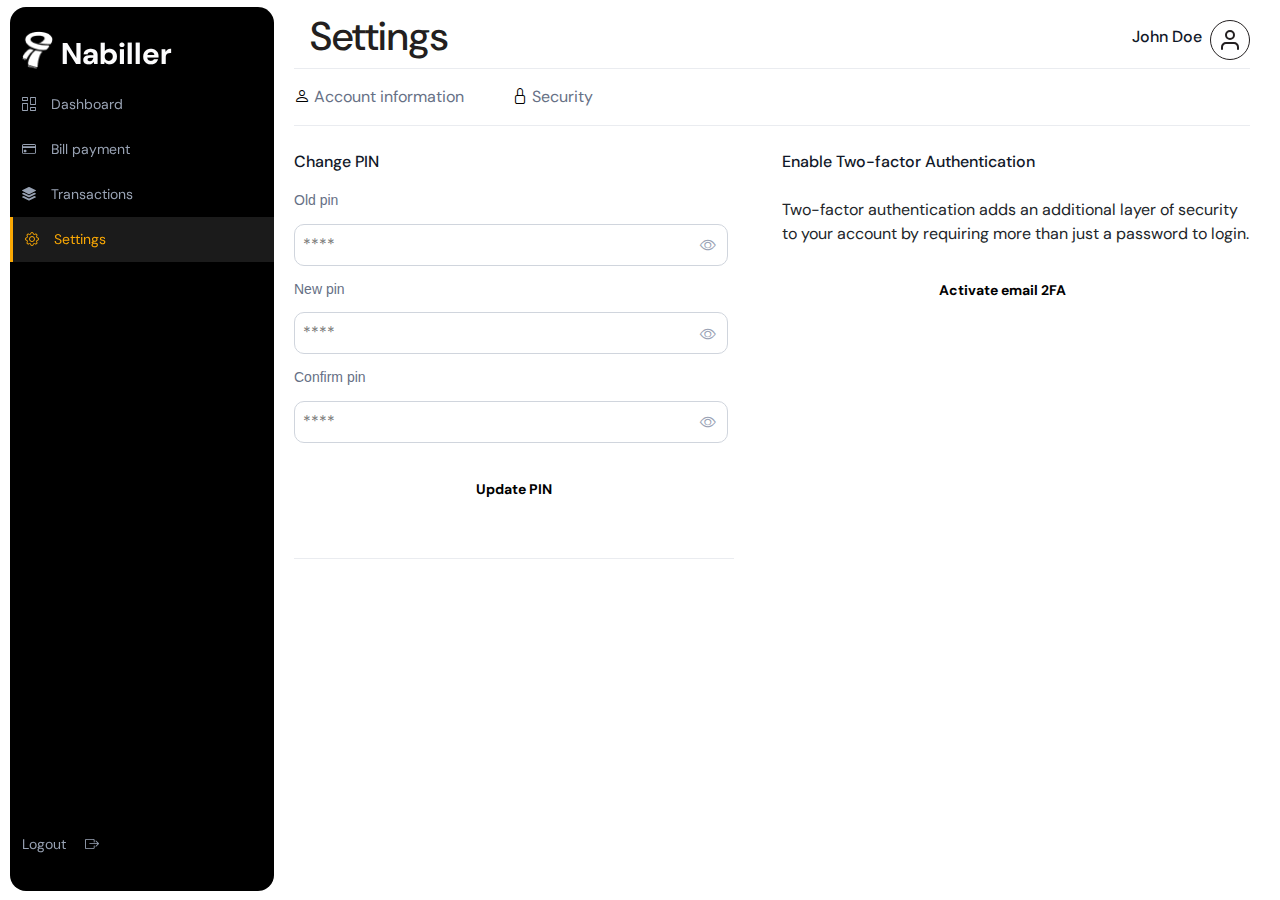
<file: settings2.html>
<!DOCTYPE html>
<html lang="en">

<head>
    <meta charset="UTF-8" />
    <meta http-equiv="X-UA-Compatible" content="IE=edge" />
    <meta name="viewport" content="width=device-width, initial-scale=1.0" />
    <title>Settings</title>
    <link rel="stylesheet" href="./style6.css" />
    <link href="https://cdn.jsdelivr.net/npm/bootstrap@5.2.2/dist/css/bootstrap.min.css" rel="stylesheet" />
    <script src="https://cdn.jsdelivr.net/npm/bootstrap@5.2.2/dist/js/bootstrap.bundle.min.js"></script>
    <link rel="shortcut icon" type="image/x-icon" href="/Images/Frame 1000002633.png" />
    <link rel="stylesheet" href="https://cdn.jsdelivr.net/npm/bootstrap-icons@1.10.2/font/bootstrap-icons.css" />

    <link rel="preconnect" href="https://fonts.googleapis.com" />
    <link rel="preconnect" href="https://fonts.gstatic.com" crossorigin />
    <link href="https://fonts.googleapis.com/css2?family=DM+Sans:wght@400;500;700&family=Lexend+Deca&display=swap"
        rel="stylesheet" />
</head>

<body class="flex-container">
    <div class="rootcon">

        <div class="conside">
            <div id="sidebar" class="py-4 sidebar">

                <div class="d-flex flex-column">

                    <div class="d-flex conab gap-5 align-items-center">
                        <div class="d-flex gap-2">
                            <img class="img1" src="./Images/Frame 1000002632.png" alt="sidebarlogoimg" />
                            <p class="bignab">Nabiller</p>
                        </div>
                    </div>

                    <div class=" d-flex flex-column">
                        <a href="./index.html">
                            <i class="bi bi-columns-gap pad"></i>Dashboard
                        </a>

                        <a data-toggle="modal" data-target="#billpaymentmodal2" href="#"><i
                                class="bi bi-credit-card pad"></i>Bill
                            payment</a>


                        <a href="./transactions.html"><i class="bi bi-stack pad"></i>Transactions</a>

                        <a class="activesidebar " href="./settings1.html"><i class="bi bi-gear pad"></i>Settings</a>
                    </div>

                </div>

                <div class="d-flex flex-column pad1">
                    <a href="#news">Logout <i class="bi bi-box-arrow-right pad1a"></i></a>
                </div>
            </div>
        </div>

        <div class="consection ">

            <div class="condash dashbut">
                <div class="d-flex justify-content-between">
                    <div class=" d-flex gap-3">

                        <div>
                            <a href="#"> <i class="bi bi-list"></i></a>
                        </div>

                        <div class="dash">
                            <h1>Settings</h1>
                        </div>
                    </div>

                    <div class="personbox">
                        <p class="john">John Doe</p>
                        <img src="./Images/Avatar.svg" alt="usericon">
                    </div>
                </div>
            </div>

            <div class="d-flex aicon gap-5  py-3">

                <div>
                    <a class="d-flex gap-1 infocon a7" href="./settings1.html">
                        <i class="bi bi-person"></i>Account information
                    </a>
                </div>

                <div>
                    <a class="d-flex gap-1 seccon a8" href="#">
                        <i class="bi bi-lock"></i>Security
                    </a>
                </div>


            </div>

            <div class="mainsec">

                <div>
                    <div class=" mt-4">
                        <div class="rtrans ">
                            <p>Change PIN</p>
                        </div>
                    </div>



                    <div class="mt-3">

                        <form>


                            <div class="password-container">
                                <label for="PIN">Old pin</label>
                                <input class="number" type="password" id="pass" name="password" maxlength="4"
                                    placeholder="****" required>
                                <i class="bi bi-eye"></i>
                            </div>


                            <div class="password-container">
                                <label for="PIN">New pin</label>
                                <input class="number" type="password" id="pass" name="password" maxlength="4"
                                    placeholder="****" required>
                                <i class="bi bi-eye"></i>
                            </div>



                            <div class="password-container ">
                                <label for="PIN">Confirm pin</label>
                                <input class="number" type="password" id="pass" name="password" maxlength="4"
                                    placeholder="****" required>
                                <i class="bi bi-eye"></i>
                            </div>

                            <div>
                                <a href="#" class="nav-link a9">Update PIN</a>
                            </div>

                            <div class="pinbut mt-5">
                            </div>

                        </form>

                    </div>

                </div>

                <div class="tftextbox">
                    <div class=" mt-4">
                        <div class="rtrans ">
                            <p>Enable Two-factor Authentication</p>
                        </div>
                    </div>

                    <div class=" mt-4">
                        <div class=" tfnote">
                            <p>Two-factor authentication adds an additional layer of security to your account by
                                requiring more than just a password to login.</p>
                        </div>
                    </div>


                    <div class=" mt-4">
                        <a href="#" class="nav-link a9">Activate email 2FA</a>
                    </div>

                </div>

            </div>

            <div class="modal fade" id="billpaymentmodal2" tabindex="-1" role="dialog"
                aria-labelledby="exampleModalLabel2" aria-hidden="true">
                <div class="modal-dialog modal-dialog-slideout" role="document">
                    <div class=" modal-content conmainbillpayment">

                        <div class="mt-5">
                            <div class="billpayment">
                                <a class="close" data-dismiss="modal" href="#"><i class="bi bi-arrow-left"></i></a>

                                <h1 style="font-family: Millik !important" class="fsbp">
                                    Bill Payment
                                </h1>
                            </div>

                            <div class="flex-container3 mt-3">

                                <form>

                                    <div>
                                        <label for="number">Enter meter number</label>

                                        <input class="number" type="number" id="number" name="number" min="" max=""
                                            placeholder="0123456789" />
                                    </div>

                                    <div>
                                        <label class="buss2" for="name">Select Plan</label>

                                        <select class="workinput buss2" name="business category" id="business category">
                                            <option value="select category">Prepaid</option>
                                            <option value=">Post-paid">Post-paid</option>
                                        </select>
                                    </div>

                                    <div>
                                        <label class="buss2" for="name">Select Distribution company</label>

                                        <select class="workinput buss2" name="business category" id="business category">
                                            <option value="select category">Ikeja Electric</option>
                                            <option value=">Sole Proprietorships">PHCN</option>
                                        </select>
                                    </div>

                                    <div>
                                        <label for="number">How much electricity units would you like to buy?</label>

                                        <div class="nairacon">
                                            <label class="" for="">₦</label>
                                            <input class="number" type="number" id="number" name="number" min="" max=""
                                                placeholder="0.00" />
                                        </div>

                                    </div>
                                    <div>
                                        <a href="#" class=" a5">Make Payment</a>
                                    </div>

                                </form>

                            </div>
                        </div>
                    </div>
                </div>
            </div>

        </div>

    </div>


    <div class="rootconmobile">

        <div class="d-flex justify-content-between">
            <img class="settings1mobilenavimg" src="./imagesmobile/Frame 1000002633.svg" alt="">

            <img class="settings1mobilenavimg" src="./imagesmobile/Avatar.svg" alt="">
        </div>

        <div class="d-flex settings1mobile">
            <i class="bi bi-arrow-left"></i>

            <h1 class="fsbts">
                Back to settings
            </h1>
        </div>

        <div class="pt-3">
            <p class="fscp">Change pin</p>
        </div>

        <div class="flex-container4 mt-3">

            <form>

                <div class="password-containermobile">
                    <label for="PIN">Old pin</label>
                    <input class="numbermobile" type="password" id="pass" name="password" maxlength="4"
                        placeholder="****" required>
                    <i class="bi bi-eye"></i>
                </div>

                <div class="password-containermobile">
                    <label for="PIN">New pin</label>
                    <input class="numbermobile" type="password" id="pass" name="password" maxlength="4"
                        placeholder="****" required>
                    <i class="bi bi-eye"></i>
                </div>

                <div class="password-containermobile">
                    <label for="PIN">Confirm pin</label>
                    <input class="numbermobile" type="password" id="pass" name="password" maxlength="4"
                        placeholder="****" required>
                    <i class="bi bi-eye"></i>
                </div>

                <!-- <div>
                    <label for="number">Enter meter number</label>

                    <input class="numbermobile" type="text" id="number" name="number" min="" max=""
                        placeholder="0123456789" />
                </div>

                <div>
                    <label for="number">phone number</label>

                    <div class="phoneconmobile">
                        <label class="text-black" for="">+234</label>
                        <input class="numbermobile" type="number" id="number" name="number" min="" max=""
                            placeholder="" />
                    </div> 
                </div> -->
            </form>
        </div>

        <div class="pt-3">
            <a href="#" class=" a3mobile">Update Profile</a>
        </div>

        <div class="pinbuttmobile mt-5">
        </div>

        <div class="d-flex flex-column pt-4">
            <p class="fscp">
                Enable Two-factor Authentication
            </p>

            <p class="fstfa ">Two-factor authentication adds an additional layer of security to your account by
                requiring more
                than
                just a password to log in.</p>
        </div>

        <div class="emailnotebox mt-3">

            <div class="wtfa">
                <div>
                    <img src="./imagesmobile/Frame 1000002734 (1).svg" alt="">
                </div>

                <div class="d-flex flex-column">
                    <p class="fscp">Email notification</p>
                    <p class="fstfa "> Get an email notification everytime you login</p>
                    <a class="aactive" href="#"> Activate <i class="bi bi-chevron-right pad1mobile"></i></a>
                </div>

            </div>
        </div>

    </div>

    <script src="/script.js"></script>
    <script src="https://code.jquery.com/jquery-3.2.1.slim.min.js"
        integrity="sha384-KJ3o2DKtIkvYIK3UENzmM7KCkRr/rE9/Qpg6aAZGJwFDMVNA/GpGFF93hXpG5KkN"
        crossorigin="anonymous"></script>
    <script src="https://cdn.jsdelivr.net/npm/popper.js@1.12.9/dist/umd/popper.min.js"
        integrity="sha384-ApNbgh9B+Y1QKtv3Rn7W3mgPxhU9K/ScQsAP7hUibX39j7fakFPskvXusvfa0b4Q"
        crossorigin="anonymous"></script>
    <script src="https://cdn.jsdelivr.net/npm/bootstrap@4.0.0/dist/js/bootstrap.min.js"
        integrity="sha384-JZR6Spejh4U02d8jOt6vLEHfe/JQGiRRSQQxSfFWpi1MquVdAyjUar5+76PVCmYl"
        crossorigin="anonymous"></script>
</body>

</html>
</file>
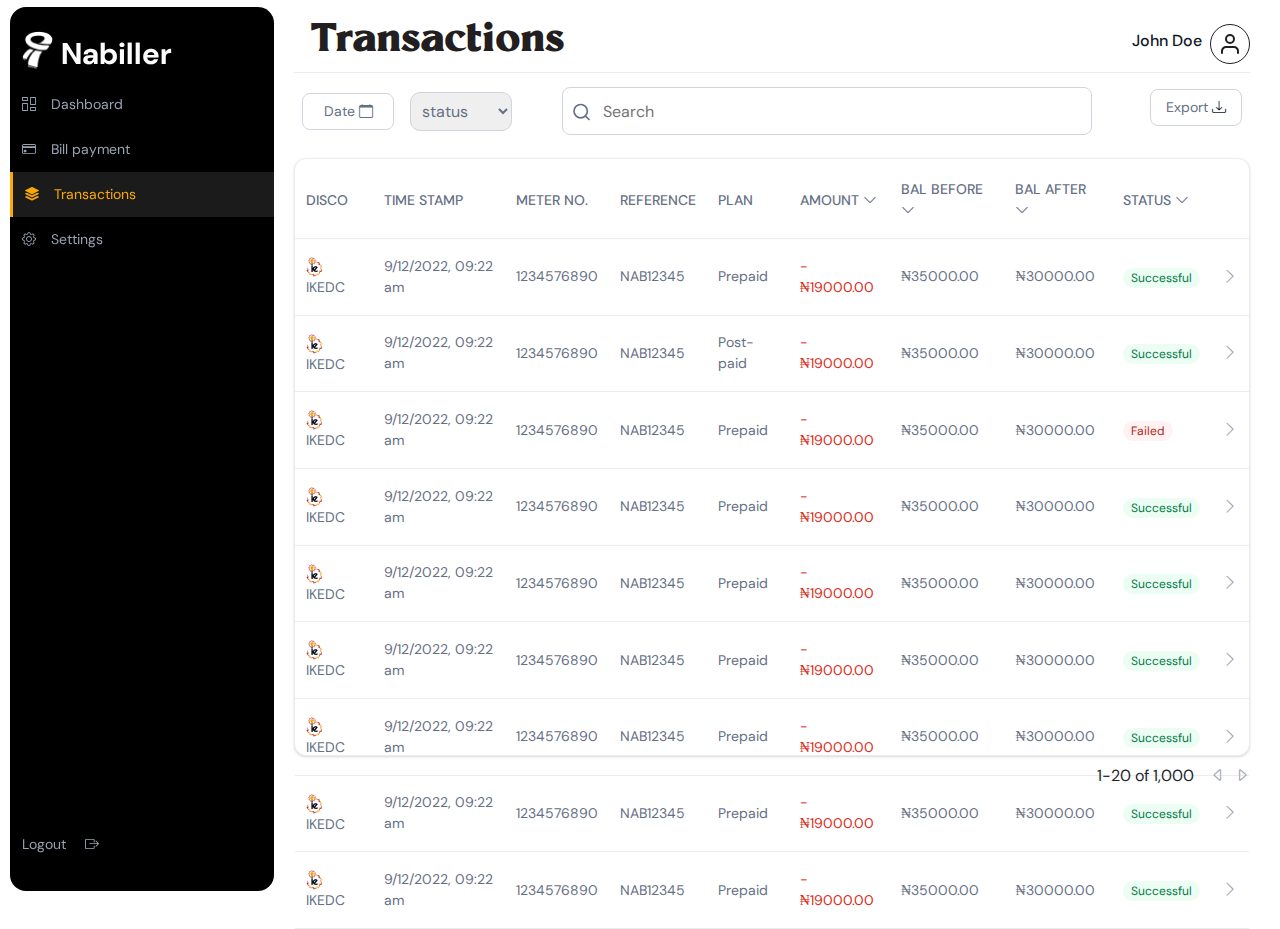
<file: transactions.html>
<!DOCTYPE html>
<html lang="en">

<head>
    <meta charset="UTF-8" />
    <meta http-equiv="X-UA-Compatible" content="IE=edge" />
    <meta name="viewport" content="width=device-width, initial-scale=1.0" />
    <title>Transactions</title>
    <link rel="stylesheet" href="./style4.css" />
    <link href="https://cdn.jsdelivr.net/npm/bootstrap@5.2.2/dist/css/bootstrap.min.css" rel="stylesheet" />
    <script src="https://cdn.jsdelivr.net/npm/bootstrap@5.2.2/dist/js/bootstrap.bundle.min.js"></script>
    <link rel="shortcut icon" type="image/x-icon" href="/Images/Frame 1000002633.png" />
    <link rel="stylesheet" href="https://cdn.jsdelivr.net/npm/bootstrap-icons@1.10.2/font/bootstrap-icons.css" />

    <link rel="preconnect" href="https://fonts.googleapis.com" />
    <link rel="preconnect" href="https://fonts.gstatic.com" crossorigin />
    <link href="https://fonts.googleapis.com/css2?family=DM+Sans:wght@400;500;700&family=Lexend+Deca&display=swap"
        rel="stylesheet" />
</head>

<body class="flex-container">

    <div class="rootcon">

        <div class="conside">
            <div id="sidebar" class="py-4 sidebar">

                <div class="d-flex flex-column">

                    <div class="d-flex conab gap-5 align-items-center">

                        <div class="d-flex gap-2">
                            <img class="img1" src="./Images/Frame 1000002632.png" alt="sidebarlogoimg" />
                            <p class="bignab">Nabiller</p>
                        </div>

                    </div>


                    <a href="./index.html">
                        <i class="bi bi-columns-gap pad"></i>Dashboard
                    </a>

                    <a data-toggle="modal" data-target="#billpaymentmodal2" href="#"><i
                            class="bi bi-credit-card pad"></i>Bill
                        payment</a>

                    <a class="activesidebar " href="#Transactions"><i class="bi bi-stack pad"></i>Transactions</a>

                    <a href="./settings1.html"><i class="bi bi-gear pad"></i>Settings</a>
                </div>

                <div class="d-flex flex-column pad1">
                    <a href="#news">Logout <i class="bi bi-box-arrow-right pad1a"></i></a>
                </div>

            </div>
        </div>

        <div class="consection">

            <div class=" pt-1 condash dashbut">
                <div class="d-flex justify-content-between">
                    <div class="d-flex gap-3">

                        <div>
                            <a href="#"> <i class="bi bi-list"></i></a>
                        </div>

                        <div class="dash">
                            <h1 style="font-family: Millik !important">Transactions</h1>
                        </div>
                    </div>

                    <div class="personbox">
                        <p class="john">John Doe</p>
                        <img src="./Images/Avatar.svg" alt="usericon" />
                    </div>
                </div>
            </div>

            <div class="pt-2 ">
                <div class="d-flex justify-content-between d-flex flex-row">

                    <div class="d-flex gap-2 align-items-center">
                        <div>
                            <a class="fsbox a2 marg" href="#">Date<i class="bi  bi-calendar pad1b"></i></a>
                        </div>

                        <div>
                            <select class="workinput buss2" name="business category" id="business category">
                                <option value="select category">status</option>
                                <option value=">Post-paid">Successful</option>
                                <option value=">Post-paid">Unsuccessful</option>
                            </select>
                        </div>
                    </div>

                    <div class="searchcon">
                        <input class="searchbox" type="text" name="searchbox" placeholder="Search" />
                    </div>

                    <div>
                        <a class="fsbox a2 marg " href="#">Export<i class="bi bi-download pad1b"></i></a>
                    </div>

                </div>
            </div>


            <div class=" main mt-3">
                <div>
                    <div class="pt-1 fieldbox5">
                        <table>
                            <tr>
                                <th class="thtxt">DISCO</th>
                                <th class="thtxt">TIME STAMP</th>
                                <th class="thtxt">METER NO.</th>
                                <th class="thtxt">REFERENCE</th>
                                <th class="thtxt">PLAN</th>
                                <th class="thtxt">AMOUNT <i class="bi bi-chevron-down"></i></th>
                                <th class="thtxt">BAL BEFORE <i class="bi bi-chevron-down"></i></th>
                                <th class="thtxt">BAL AFTER <i class="bi bi-chevron-down"></i></th>
                                <th class="thtxt">STATUS <i class="bi bi-chevron-down"></i></th>
                                <th></th>
                            </tr>

                            <tr class="hov">
                                <td class="ttxt"><img class="pad1c" src="./Images/Ikeja Electric - png.png"
                                        alt="Ikeimg">IKEDC
                                </td>
                                <td class="ttxt">9/12/2022, 09:22 am</td>
                                <td class="ttxt">1234576890</td>
                                <td class="ttxt">NAB12345</td>
                                <td class="ttxt">Prepaid</td>
                                <td class="redtxt">-₦19000.00</td>
                                <td class="ttxt">₦35000.00</td>
                                <td class="ttxt">₦30000.00</td>
                                <td><span class="Successful"> Successful</span></td>
                                <td><a data-toggle="modal" data-target="#paymentreceiptmodal2" href="#"><i
                                            class="bi bi-chevron-right"></i></a></td>
                            </tr>

                            <tr class="hov">
                                <td class="ttxt"><img class="pad1c" src="./Images/Ikeja Electric - png.png"
                                        alt="Ikeimg">IKEDC
                                </td>
                                <td class="ttxt">9/12/2022, 09:22 am</td>
                                <td class="ttxt">1234576890</td>
                                <td class="ttxt">NAB12345</td>
                                <td class="ttxt">Post-paid</td>
                                <td class="redtxt">-₦19000.00</td>
                                <td class="ttxt">₦35000.00</td>
                                <td class="ttxt">₦30000.00</td>
                                <td><span class="Successful"> Successful</span></td>
                                <td><a data-toggle="modal" data-target="#paymentreceiptmodal2" href=""><i
                                            class="bi bi-chevron-right"></i></a></td>
                            </tr>

                            <tr class="hov">
                                <td class="ttxt"><img class="pad1c" src="./Images/Ikeja Electric - png.png"
                                        alt="Ikeimg">IKEDC
                                </td>
                                <td class="ttxt">9/12/2022, 09:22 am</td>
                                <td class="ttxt">1234576890</td>
                                <td class="ttxt">NAB12345</td>
                                <td class="ttxt">Prepaid</td>
                                <td class="redtxt">-₦19000.00</td>
                                <td class="ttxt">₦35000.00</td>
                                <td class="ttxt">₦30000.00</td>
                                <td><span class="Failed">Failed</span></td>
                                <td><a data-toggle="modal" data-target="#paymentreceiptmodal2" href=""><i
                                            class="bi bi-chevron-right"></i></a></td>
                            </tr>

                            <tr class="hov">
                                <td class="ttxt"><img class="pad1c" src="./Images/Ikeja Electric - png.png"
                                        alt="Ikeimg">IKEDC
                                </td>
                                <td class="ttxt">9/12/2022, 09:22 am</td>
                                <td class="ttxt">1234576890</td>
                                <td class="ttxt">NAB12345</td>
                                <td class="ttxt">Prepaid</td>
                                <td class="redtxt">-₦19000.00</td>
                                <td class="ttxt">₦35000.00</td>
                                <td class="ttxt">₦30000.00</td>
                                <td><span class="Successful"> Successful</td>
                                <td><a data-toggle="modal" data-target="#paymentreceiptmodal2" href=""><i
                                            class="bi bi-chevron-right"></i></a></td>
                            </tr>

                            <tr class="hov">
                                <td class="ttxt"><img class="pad1c" src="./Images/Ikeja Electric - png.png"
                                        alt="Ikeimg">IKEDC
                                </td>
                                <td class="ttxt">9/12/2022, 09:22 am</td>
                                <td class="ttxt">1234576890</td>
                                <td class="ttxt">NAB12345</td>
                                <td class="ttxt">Prepaid</td>
                                <td class="redtxt">-₦19000.00</td>
                                <td class="ttxt">₦35000.00</td>
                                <td class="ttxt">₦30000.00</td>
                                <td><span class="Successful"> Successful</td>
                                <td><a data-toggle="modal" data-target="#paymentreceiptmodal2" href=""><i
                                            class="bi bi-chevron-right"></i></a></td>
                            </tr>

                            <tr class="hov">
                                <td class="ttxt"><img class="pad1c" src="./Images/Ikeja Electric - png.png"
                                        alt="Ikeimg">IKEDC
                                </td>
                                <td class="ttxt">9/12/2022, 09:22 am</td>
                                <td class="ttxt">1234576890</td>
                                <td class="ttxt">NAB12345</td>
                                <td class="ttxt">Prepaid</td>
                                <td class="redtxt">-₦19000.00</td>
                                <td class="ttxt">₦35000.00</td>
                                <td class="ttxt">₦30000.00</td>
                                <td><span class="Successful"> Successful</td>
                                <td><a data-toggle="modal" data-target="#paymentreceiptmodal2" href=""><i
                                            class="bi bi-chevron-right"></i></a></td>
                            </tr>

                            <tr class="hov">
                                <td class="ttxt"><img class="pad1c" src="./Images/Ikeja Electric - png.png"
                                        alt="Ikeimg">IKEDC
                                </td>
                                <td class="ttxt">9/12/2022, 09:22 am</td>
                                <td class="ttxt">1234576890</td>
                                <td class="ttxt">NAB12345</td>
                                <td class="ttxt">Prepaid</td>
                                <td class="redtxt">-₦19000.00</td>
                                <td class="ttxt">₦35000.00</td>
                                <td class="ttxt">₦30000.00</td>
                                <td><span class="Successful"> Successful</td>
                                <td><a data-toggle="modal" data-target="#paymentreceiptmodal2" href=""><i
                                            class="bi bi-chevron-right"></i></a></td>
                            </tr>

                            <tr class="hov">
                                <td class="ttxt"><img class="pad1c" src="./Images/Ikeja Electric - png.png"
                                        alt="Ikeimg">IKEDC
                                </td>
                                <td class="ttxt">9/12/2022, 09:22 am</td>
                                <td class="ttxt">1234576890</td>
                                <td class="ttxt">NAB12345</td>
                                <td class="ttxt">Prepaid</td>
                                <td class="redtxt">-₦19000.00</td>
                                <td class="ttxt">₦35000.00</td>
                                <td class="ttxt">₦30000.00</td>
                                <td><span class="Successful"> Successful</td>
                                <td><a data-toggle="modal" data-target="#paymentreceiptmodal2" href=""><i
                                            class="bi bi-chevron-right"></i></a></td>
                            </tr>

                            <tr class="hov">
                                <td class="ttxt"><img class="pad1c" src="./Images/Ikeja Electric - png.png"
                                        alt="Ikeimg">IKEDC
                                </td>
                                <td class="ttxt">9/12/2022, 09:22 am</td>
                                <td class="ttxt">1234576890</td>
                                <td class="ttxt">NAB12345</td>
                                <td class="ttxt">Prepaid</td>
                                <td class="redtxt">-₦19000.00</td>
                                <td class="ttxt">₦35000.00</td>
                                <td class="ttxt">₦30000.00</td>
                                <td><span class="Successful"> Successful</td>
                                <td><a data-toggle="modal" data-target="#paymentreceiptmodal2" href=""><i
                                            class="bi bi-chevron-right"></i></a></td>
                            </tr>
                        </table>
                    </div>
                </div>
            </div>

            <div class=" pagenav pt-2 gap-3">

                <div>
                    <p>1-20 of 1,000</p>
                </div>

                <div class="gap-2 d-flex">
                    <a class="a3" href="#"> <i class="bi bi-caret-left"></i></a>
                    <a class="a3" href="#"><i class="bi bi-caret-right"></i></a>
                </div>

            </div>
        </div>

        <div class="modal fade" id="paymentreceiptmodal2" tabindex="-1" role="dialog"
            aria-labelledby="exampleModalLabel2" aria-hidden="true">
            <div class="modal-dialog modal-dialog-slideout" role="document">

                <div class=" modal-content conmainpaymentreceipt">

                    <div class="paymentreceipt ">
                        <a class="close" data-dismiss="modal" href="#"><i class="bi bi-arrow-left"></i></a>

                        <h1 style="font-family: Millik !important" class="fsbp">
                            Payment receipt
                        </h1>
                    </div>

                    <div class="flex-container2 mt-2">

                        <div class="alc">
                            <div>
                                <img class="ieimg" src="./Images/Ikeja Electric - png.svg" alt="IkElogo">
                            </div>

                            <p class="ikfs"> IKEJA ELECTRIC</p>

                            <p class="fspr">PAYMENT RECEIPT</p>
                        </div>

                        <div class="tablepaymentreceipt">
                            <table>

                                <tr>

                                    <td class="ttxtpaymentreceipt"> Date</td>
                                    <td class="ttxtpaymentreceipt">10/02/2023</td>

                                </tr>

                                <tr>

                                    <td class="ttxtpaymentreceipt">Consumer</td>
                                    <td class="ttxtpaymentreceipt">JOHN FAYEMI</td>

                                </tr>

                                <tr>

                                    <td class="ttxtpaymentreceipt">Location No</td>
                                    <td class="ttxtpaymentreceipt">IES1026372883-01</td>

                                </tr>

                                <tr>

                                    <td class="ttxtpaymentreceipt">Meter No</td>
                                    <td class="ttxtpaymentreceipt">1234576890</td>

                                </tr>

                                <tr>

                                    <td class="ttxtpaymentreceipt">Address</td>
                                    <td class="ttxtpaymentreceipt"> 2, ABULE-OJA, YABA, ALGOS</td>

                                </tr>

                                <tr>

                                    <td class="ttxtpaymentreceipt">Cost of Units</td>
                                    <td class="ttxtpaymentreceipt">₦2155.24</td>

                                </tr>

                                <tr>

                                    <td class="ttxtpaymentreceipt">Total Units</td>
                                    <td class="ttxtpaymentreceipt">8.6kWh at ₦25.79</td>

                                </tr>

                                <tr>

                                    <td class="ttxtpaymentreceipt">Units VAT</td>
                                    <td class="ttxtpaymentreceipt">₦107.67</td>

                                </tr>

                                <tr>

                                    <td class="ttxt2paymentreceipt">Total Paid</td>
                                    <td class="ttxt2paymentreceipt">₦19,000.00</td>

                                </tr>

                                <tr>

                                    <td class="ttxtpaymentreceipt">Electricity Token</td>
                                    <td class="ttxt2paymentreceipt">1234 5678 9012 3456 7890</td>

                                </tr>

                            </table>
                        </div>

                        <div>
                            <a href="#" class="nav-link a6">Download Receipt</a>
                        </div>
                    </div>
                </div>
            </div>
        </div>

        <div class="modal fade" id="billpaymentmodal2" tabindex="-1" role="dialog" aria-labelledby="exampleModalLabel2"
            aria-hidden="true">
            <div class="modal-dialog modal-dialog-slideout" role="document">
                <div class=" modal-content conmainbillpayment">

                    <div class="mt-5">
                        <div class="billpayment">
                            <a class="close" data-dismiss="modal" href="#"><i class="bi bi-arrow-left"></i></a>

                            <h1 style="font-family: Millik !important" class="fsbp">
                                Bill Payment
                            </h1>
                        </div>

                        <div class="flex-container2 mt-3">

                            <form>

                                <div>
                                    <label for="number">Enter meter number</label>

                                    <input class="number" type="number" id="number" name="number" min="" max=""
                                        placeholder="0123456789" />
                                </div>

                                <div>
                                    <label class="buss2" for="name">Select Plan</label>

                                    <select class="workinput2 buss2" name="business category" id="business category">
                                        <option value="select category">Prepaid</option>
                                        <option value=">Post-paid">Post-paid</option>
                                    </select>
                                </div>

                                <div>
                                    <label class="buss2" for="name">Select Distribution company</label>

                                    <select class="workinput2 buss2" name="business category" id="business category">
                                        <option value="select category">Ikeja Electric</option>
                                        <option value=">Sole Proprietorships">PHCN</option>
                                    </select>
                                </div>

                                <div>
                                    <label for="number">How much electricity units would you like to
                                        buy?</label>

                                    <div class="nairacon">
                                        <label class="" for="">₦</label>
                                        <input class="number" type="number" id="number" name="number" min="" max=""
                                            placeholder="0.00" />
                                    </div>

                                </div>
                                <div>
                                    <a href="#" class=" a5">Make Payment</a>
                                </div>

                            </form>

                        </div>
                    </div>
                </div>
            </div>
        </div>
    </div>

    <script src="https://code.jquery.com/jquery-3.2.1.slim.min.js"
        integrity="sha384-KJ3o2DKtIkvYIK3UENzmM7KCkRr/rE9/Qpg6aAZGJwFDMVNA/GpGFF93hXpG5KkN"
        crossorigin="anonymous"></script>
    <script src="https://cdn.jsdelivr.net/npm/popper.js@1.12.9/dist/umd/popper.min.js"
        integrity="sha384-ApNbgh9B+Y1QKtv3Rn7W3mgPxhU9K/ScQsAP7hUibX39j7fakFPskvXusvfa0b4Q"
        crossorigin="anonymous"></script>
    <script src="https://cdn.jsdelivr.net/npm/bootstrap@4.0.0/dist/js/bootstrap.min.js"
        integrity="sha384-JZR6Spejh4U02d8jOt6vLEHfe/JQGiRRSQQxSfFWpi1MquVdAyjUar5+76PVCmYl"
        crossorigin="anonymous"></script>

    <script src="/script.js"></script>
</body>

</html>
</file>
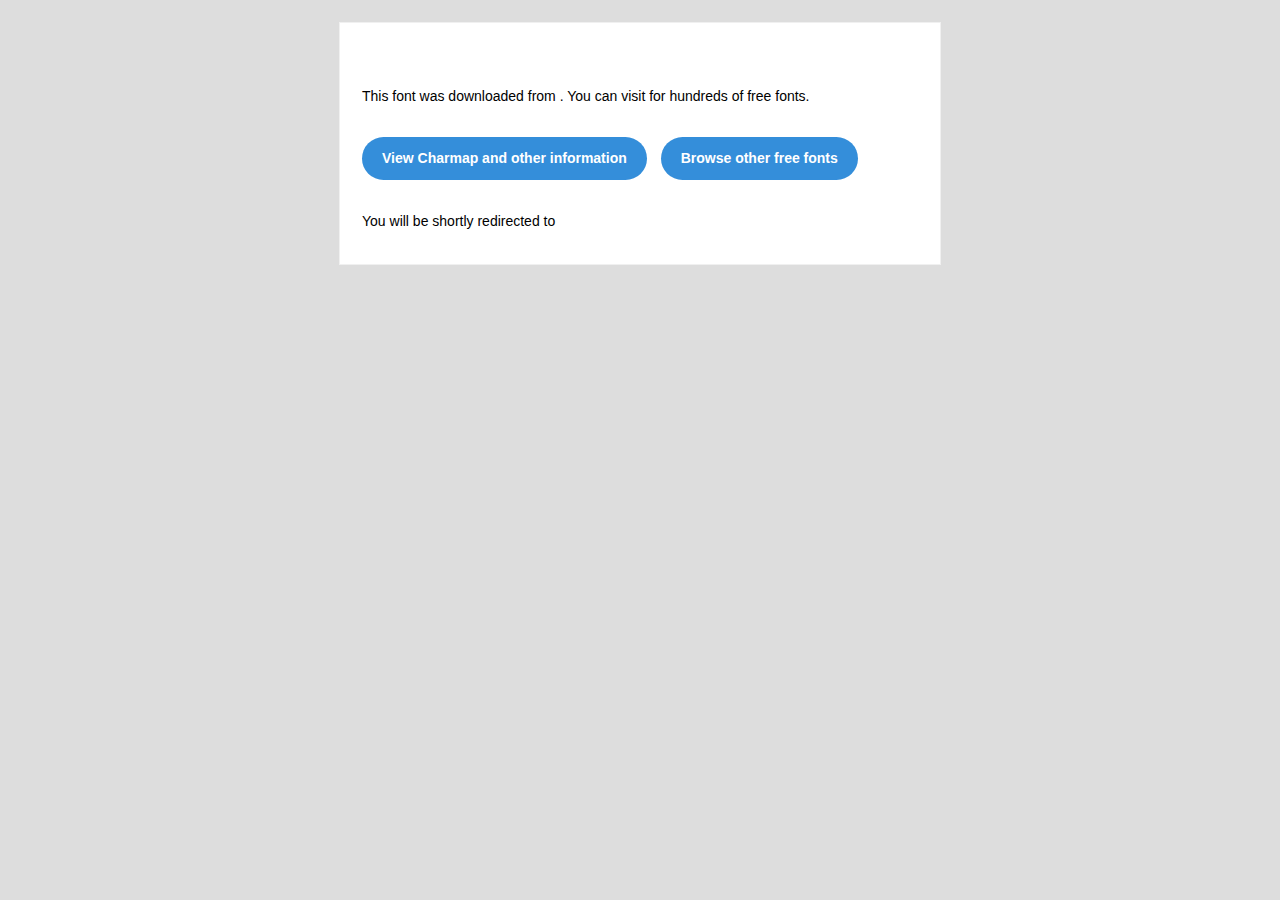
<file: Millik Regular/readme.html>
<!DOCTYPE html PUBLIC "-//W3C//DTD XHTML 1.0 Transitional//EN" "http://www.w3.org/TR/xhtml1/DTD/xhtml1-transitional.dtd">
<html xmlns="http://www.w3.org/1999/xhtml">
  <head>
    <meta name="viewport" content="width=device-width" />
    <meta http-equiv="Content-Type" content="text/html; charset=UTF-8" />
    
    <meta http-equiv="refresh" content="5;url=?ref=readme">
    <title></title>
    <style>
/* -------------------------------------
   GLOBAL
   ------------------------------------- */
    * {
      margin:0;
      padding:0;
      font-family: "Helvetica Neue", "Helvetica", Helvetica, Arial, sans-serif;
      font-size: 100%;
      line-height: 1.6;
    }

    img {
      max-width: 100%;
    }

    body {
      -webkit-font-smoothing:antialiased;
      -webkit-text-size-adjust:none;
      width: 100%!important;
      height: 100%;
      background:#DDD;
    }


    /* -------------------------------------
       ELEMENTS
       ------------------------------------- */
    a {
      color: #348eda;
    }

    .btn-primary, .btn-secondary {
      text-decoration:none;
      color: #FFF;
      background-color: #348eda;
      padding:10px 20px;
      font-weight:bold;
      margin: 20px 10px 20px 0;
      text-align:center;
      cursor:pointer;
      display: inline-block;
      border-radius: 25px;
    }

    .btn-secondary{
      background: #aaa;
    }

    .last {
      margin-bottom: 0;
    }

    .first{
      margin-top: 0;
    }


    /* -------------------------------------
       BODY
       ------------------------------------- */
    table.body-wrap {
      width: 100%;
      padding: 20px;
    }

    table.body-wrap .container{
      border: 1px solid #f0f0f0;
    }


    /* -------------------------------------
       FOOTER
       ------------------------------------- */
    table.footer-wrap {
      width: 100%;
      clear:both!important;
    }

    .footer-wrap .container p {
      font-size:12px;
      color:#666;

    }

    table.footer-wrap a{
      color: #999;
    }


    /* -------------------------------------
       TYPOGRAPHY
       ------------------------------------- */
    h1,h2,h3{
      font-family: "Helvetica Neue", Helvetica, Arial, "Lucida Grande", sans-serif; line-height: 1.1; margin-bottom:15px; color:#000;
      margin: 40px 0 10px;
      line-height: 1.2;
      font-weight:200;
    }

    h1 {
      font-size: 36px;
    }
    h2 {
      font-size: 28px;
    }
    h3 {
      font-size: 22px;
    }

    p, ul {
      margin-bottom: 10px;
      font-weight: normal;
      font-size:14px;
    }

    ul li {
      margin-left:5px;
      list-style-position: inside;
    }

    /* ---------------------------------------------------
       RESPONSIVENESS
       Nuke it from orbit. It's the only way to be sure.
       ------------------------------------------------------ */

    /* Set a max-width, and make it display as block so it will automatically stretch to that width, but will also shrink down on a phone or something */
    .container {
      display:block!important;
      max-width:600px!important;
      margin:0 auto!important; /* makes it centered */
      clear:both!important;
    }

    /* This should also be a block element, so that it will fill 100% of the .container */
    .content {
      padding:20px;
      max-width:600px;
      margin:0 auto;
      display:block;
    }

    /* Let's make sure tables in the content area are 100% wide */
    .content table {
      width: 100%;
    }

    </style>
  </head>

  <body bgcolor="#f6f6f6">

    <!-- body -->
    <table class="body-wrap">
      <tr>
        <td></td>
        <td class="container" bgcolor="#FFFFFF">

          <!-- content -->
          <div class="content">
            <table>
              <tr>
                <td>
                  <h1></h1>
                  <p>This font was downloaded from <a href="?ref=readme"></a> . You can visit <a href="?ref=readme"></a> for hundreds of free fonts.</p>
                  <p><a href="?ref=readme" class="btn-primary">View Charmap and other information</a> <a href="?ref=readme" class="btn-primary">Browse other free fonts</a></p>
                  <p>You will be shortly redirected to </p>
                </td>
              </tr>
            </table>
          </div>
          <!-- /content -->

        </td>
        <td></td>
      </tr>
    </table>
    <!-- /body -->

  </body>
</html>
</file>
<file: style.css>
@font-face {
  font-family: "Millik";
  src: url("./Millik Regular/Millik Regular.otf");
}

* {
  padding: 0;
  margin: 0;
  box-sizing: border-box !important;
  text-decoration: none;
  list-style: none;
  font-family: "DM Sans";
}

body {
  background-color: #fafafa;
  margin: 0 !important;
}

.flex-container {
  height: 100%;
  align-items: center;
}

/* .rootcon {
  width: 95%;
  margin:auto;
} */

p {
  margin-top: 0 !important;
  margin-bottom: 0.4rem !important;
}

/* .conside {
 
} */

.sidebar {
  display: flex;
  flex-direction: column;
  justify-content: space-between;
  /* margin: auto 0; */
  padding: auto 0;
  width: 264px !important;
  background-color: #000000 !important;
  position: fixed;
  height: calc(100vh - 16px);
  z-index: 1;
  top: 0;
  left: 0;
  overflow-x: hidden;
  border-radius: 16px;
  margin-left: 10px !important;
  margin-top: 7px !important;
}

.sidebar a {
  align-items: center;
  display: block;
  color: #98a2b3;
  padding: 12px;
  text-decoration: none;
  font-size: 14px;
  font-weight: 500px;
}

.sidebar a:hover {
  background-color: #1b1b1b !important;
  border-radius: 0px;
  color: #faa804;
  border-left: 3px solid #faa804;
}

.sidebar a:hover i {
  color: #faa804;
}

.activesidebar {
  background-color: #1b1b1b !important;
  border-radius: 0px;
  color: #faa804 !important;
  border-left: 3px solid #faa804;
}

.activesidebar i {
  color: #faa804;
}

.conab {
  padding-left: 12px;
}

.bignab {
  font-size: 30px;
  color: #fcfcfd;
  font-weight: 700;
}

.img1 {
  width: 30.58px;
  height: 38.09px;
}

.pad {
  padding-right: 15px;
}

.pad1a {
  padding-left: 15px;
}

.consection {
  /* Same as the width of the sidenav */
  margin-left: 264px;
  padding: 12px 30px;
}

.bi-list {
  color: #120515;
  font-size: 30px;
  display: none;
}

.dash {
  font-size: 30px;
  color: #231f20;
  font-weight: 400;
}

.dashbut {
  border-bottom: 1px solid #eaecf0;
}
/* 
.welcomebox {
  display: flex;
  border: 1px solid #120515 !important;
  background-color: #120515 !important;
  color: white;
  border-radius: 12px;
  height: 149px;
  position: relative;
}

.welimg {
  width: 518.41;
  position: absolute;
  top: 50%;
  left: 15%;
  transform: translate(-50%, -50%);
  -ms-transform: translate(-50%, -50%);
}

.welimg2 {
  width: 518.41;
  position: absolute;
  top: 50%;
  left: 85%;
  transform: translate(-50%, -50%);
  -ms-transform: translate(-50%, -50%);
} */

.john {
  font-weight: 500;
  font-size: 16px;
  color: #101828;
}

.personbox {
  display: flex;
  align-items: center;
  gap: 0.5rem;
}
/* 
.jsub {
  font-size: 16px;
  margin-left: 25px;
  color: #d0d5dd;
} */

.conwallet {
  padding-top: 32px;
}

.walletbox {
  display: flex;
  border: 1px solid #eaecf0 !important;
  background-color: #ffffff !important;
  color: #101828;
  width: 30%;
  padding: 10px;
  border-radius: 12px;
  height: 164px;
  box-shadow: 0px 1px 2px rgba(16, 24, 40, 0.06),
    0px 1px 3px rgba(16, 24, 40, 0.1);
}

.marg {
  margin: 15px !important;
}

/* .walleticonbox {
  border: 1px solid #fff7e8 !important;
  background-color: #fff7e8 !important;
  color: #101828;
  width: 51px;
  border-radius: 8px;
  height: 51px;
  margin-left: 12px !important;
  position: relative;
}

.walleticonbox .bi-wallet-fill {
  color: #c28200;
  font-size: 20px;
  position: absolute;
  top: 50%;
  left: 50%;
  transform: translate(-50%, -50%);
  -ms-transform: translate(-50%, -50%);
}

.walleticonbox .bi-stack {
  color: #c28200;
  font-size: 20px;
  position: absolute;
  top: 50%;
  left: 50%;
  transform: translate(-50%, -50%);
  -ms-transform: translate(-50%, -50%);
} */

.pad1b {
  padding-left: 7px;
}

.wbtxt {
  font-size: 14px;
  color: #667085;
}

.bi-eye {
  color: #667085;
}

.wbtxt2 {
  font-size: 18px;
  color: #101828;
  font-weight: 700;
}

.wbtxt3 {
  font-size: 18px;
  color: #101828;
  font-weight: 500;
}

.a4 {
  background-color: #ffffff;
  border: 1px solid #d0d5dd;
  border-radius: 8px;
  border-collapse: collapse;
  width: 138px;
  padding: 7px !important;
  text-align: center !important;
  text-decoration: none !important;
  display: inline-block !important;
  color: #101828 !important;
}

.a4:hover {
  background-color: #faa804;
}

.a3 {
  background-color: #ffffff;
  border: 1px solid #d0d5dd;
  border-radius: 8px;
  border-collapse: collapse;
  width: 191px;
  padding: 7px !important;
  text-align: center !important;
  text-decoration: none !important;
  display: inline-block !important;
  color: #101828 !important;
}

.a3:hover {
  background-color: #faa804;
}

.fsbox {
  font-size: 14px;
  color: #344054;
}

.a2 {
  background-color: #ffffff;
  border: 1px solid #d0d5dd;
  border-radius: 8px;
  border-collapse: collapse;
  width: 108px;

  padding: 7px !important;
  text-align: center !important;
  text-decoration: none !important;
  display: inline-block !important;
  color: #101828 !important;
}

.a2:hover {
  background-color: #faa804;
}

.rtranscon {
  padding-top: 35px;
}

.rtrans {
  font-size: 16px;
  color: #101828;
  font-weight: 500;
}

.fieldbox5 {
  display: flex;
  border: 1px solid #eaecf0 !important;
  background-color: #ffffff !important;
  border-radius: 12px;
  flex-direction: column !important;
  box-shadow: 0px 1px 2px rgba(16, 24, 40, 0.06),
    0px 1px 3px rgba(16, 24, 40, 0.1);
  height: 305px;
  margin-top: 20px;
}

.Successful {
  background-color: #ecfdf3;
  color: #027a48;
  text-align: center;
  border-radius: 16px;
  padding: 2px 8px;
  width: 50px;
  height: 22px;
  font-size: 12px;
}

.Failed {
  background-color: #fef3f2;
  color: #b42318;
  text-align: center;
  border-radius: 16px;
  padding: 2px 8px;
  width: 50px;
  height: 22px;
  font-size: 12px;
}

.ttxt {
  color: #667085;
  font-size: 14px;
  font-weight: 400;
}

.thtxt {
  color: #667085;
  font-size: 14px;
  font-weight: 500;
}

.redtxt {
  color: #d92d20;
  font-size: 14px;
  font-weight: 400;
}

.fieldbox5 tr td,
tr th {
  padding: 16.6px 11px;
  border-bottom: 1px solid #eaecf0;
}

.lasttd {
  border-bottom: none !important;
}

.pad1c {
  padding-right: 8px;
}

.hov:hover {
  background-color: rgb(249, 248, 248) !important;
}

.billpaymentmodal {
  display: none;
}

.modaldiv {
  height: 100vh;
  width: 100%;
  position: absolute;
  top: 0;
  left: 0;
  display: flex;
  justify-content: flex-end;
  background-color: #979da780;
  z-index: 99;
}

.billpayment {
  padding-left: 20px;
  gap: 7rem;
  display: flex;
}

.fsbp {
  font-size: 24px;
  font-weight: 400;
}

label {
  display: block !important;
  font-size: 14px !important;
}

input,
label {
  margin: 0.4rem 0 !important;
}

.workinput {
  border: none !important;
  border-radius: 10px !important;
  border: 1px solid #d0d5dd !important;
  border-collapse: collapse !important;
  padding: 8px !important;
  width: 434px;
}

.fa-eye {
  position: absolute;
  top: 58%;
  right: 4%;
  cursor: pointer;
  color: lightgray;
}

.a5 {
  background-color: #faa804;
  border: 1px solid #d0d5dd;
  border-radius: 10px;
  border-collapse: collapse;
  width: 434px;
  padding: 10px !important;
  margin-top: 20px;
  margin-right: px;
  text-align: center;
  text-decoration: none;
  display: inline-block;
  color: #101828 !important;
  font-weight: 700 !important;
}

.flex-container2 {
  display: flex;
  align-items: center;
  flex-direction: column;
}

form > div {
  margin: 20px;
}

.number {
  border: none !important;
  border-radius: 10px !important;
  border: 1px solid #d0d5dd !important;
  border-collapse: collapse !important;
  padding: 8px !important;
  width: 434px;
}

.buss2 {
  font-size: 16px;
  font-weight: 500px;
  color: #667085;
}

.billpaymentmodal {
  display: none;
}

.conmainbillpayment {
  background-color: #ffffff;
  /* max-width: 508px; */
  padding: 9px;
  display: flex;
}

.nairacon input[type="number"] {
  padding-left: 40px !important;
}

.nairacon {
  position: relative;
}

.nairacon label {
  position: absolute;
  left: 0;
  top: 1.5px;
  padding: 9px 8px;
  border-right: 1px solid #d0d5dd !important ;
}

.modal-dialog {
  width: 100%;
  /* margin-right: 0 !important; */
  /* margin: auto 0 auto 0 !important; */
}
.modal-dialog-slideout {
  min-height: 100%;
  margin: 0 0 0 auto !important;
  background: #fff;
}
.modal.fade .modal-dialog.modal-dialog-slideout {
  -webkit-transform: translate(100%, 0) scale(1);
  transform: translate(100%, 0) scale(1);
}
.modal.fade.show .modal-dialog.modal-dialog-slideout {
  -webkit-transform: translate(0, 0);
  transform: translate(0, 0);
  display: flex;
  align-items: stretch;
  -webkit-box-align: stretch;
  height: 100%;
}
.modal.fade.show .modal-dialog.modal-dialog-slideout .modal-body {
  overflow-y: auto;
  overflow-x: hidden;
}
.modal-dialog-slideout .modal-content {
  border: 0;
}
.modal-dialog-slideout .modal-header,
.modal-dialog-slideout .modal-footer {
  height: 4rem;
  display: block;
}

.bi-chevron-right {
  color: #9ca1a5;
}

.conmainpaymentreceipt {
  padding: 40px;
}

.paymentreceipt {
  display: flex;
  gap: 7rem;
}

.alc {
  display: flex;
  flex-direction: column;
  align-items: center;
}

.fspr {
  font-weight: 700;
  font-size: 14px;
  color: #000000;
}

.fsbp {
  font-size: 24px;
  font-weight: 400;
}

.flex-container2 {
  display: flex;
  /* align-items: center; */
  flex-direction: column;
}

.ieimg {
  width: 44.86px;
  height: 52.91px;
}

.ikfs {
  font-weight: 700;
  font-size: 18px;
  color: #000000;
}

.prfs {
  font-weight: 700;
  font-size: 14px;
  color: #000000;
}

.tablepaymentreceipt {
  margin-top: 0.5;
}

.tablepaymentreceipt table {
  border-collapse: collapse;
  width: 100% !important;
}

.tablepaymentreceipt td {
  text-align: left;
  padding: 7px;
}

.ttxtpaymentreceipt {
  font-weight: 400;
  font-size: 16px;
  color: #000000;
}

.ttxt2paymentreceipt {
  font-weight: 700;
  font-size: 20px;
}

.a6 {
  background-color: #faa804;
  border: 1px solid #d0d5dd;
  border-radius: 10px;
  border-collapse: collapse;
  width: 409px;
  padding: 10px 16px !important;
  margin-top: 20px;
  margin-right: px;
  text-align: center;
  text-decoration: none;
  display: inline-block;
  color: #101828 !important;
  font-weight: 700 !important;
  font-size: 16px !important;
}

.bi-arrow-left {
  color: #000000;
  font-size: 25px;
}
@media (max-height: 700px) {
  .conmainpaymentreceipt {
    padding: 0px 40px 0 40px;
  }

  .a6 {
    margin-top: 0;
  }
}

.bi-arrow-left {
  color: #000000;
  font-size: 25px;
}

@media (min-width: 920px) {
  .rootconmobile {
    display: none;
  }
}

@media (max-width: 1205px) {
  .conside {
    display: none;
  }

  .bi-list {
    display: block;
  }

  .consection {
    margin-left: 0;
    width: 100%;
    padding: 12px 20px;
  }
}

@media (min-width: 921px) and (max-width: 1039px) {
  .fieldbox5 {
    height: 400px;
  }
}

@media (min-width: 280px) and (max-width: 920px) {
  .rootcon {
    display: none;
  }

  .rootconmobile {
    display: flex;
    flex-direction: column;
  }

  .topdash {
    position: relative;
    width: 100%;
    background-color: #120515;
    padding: 20px;
    background-size: cover;
    height: 288px;
  }

  .topdash .topdashimg1 {
    position: absolute;
    top: 20%;
    left: 11%;
    transform: translate(-50%, -50%);
    -ms-transform: translate(-50%, -50%);
    width: 31.21px;
    height: 39.4px;
  }

  .topdash .topdashimg2 {
    position: absolute;
    top: 20%;
    left: 89%;
    transform: translate(-50%, -50%);
    -ms-transform: translate(-50%, -50%);
    width: 40px;
    height: 40px;
  }

  .topdash .topdashimg3 {
    position: absolute;
    top: 35%;
    left: 10.6%;
    transform: translate(-50%, -50%);
    -ms-transform: translate(-50%, -50%);
    width: 192.83px;
    height: 210.83px;
  }

  .topdash .topdashimg4 {
    position: absolute;
    top: 75%;
    left: 77%;
    transform: translate(-50%, -50%);
    -ms-transform: translate(-50%, -50%);
    height: 129px;
    width: 163px;
  }

  .hbfs {
    color: #d0d5dd;
    font-weight: 500;
    font-size: 14px;
  }

  .digits0 {
    font-weight: 400;
    font-size: 25px;
    color: #ffffff;
    text-align: center;
  }

  .paddhb {
    padding-top: 80px;
  }

  .mobilewalletbox {
    width: 332px;
    height: 223px;
    background: #ffffff;
    box-shadow: 0px 2px 16px rgba(22, 22, 22, 0.1);
    border-radius: 8px !important;
    display: flex;
    flex-direction: column;
    justify-content: center;
    /* padding-top: 20px; */
    position: absolute;
    top: 108%;
    left: 50%;
    transform: translate(-50%, -50%);
    -ms-transform: translate(-50%, -50%);
  }

  .fwbox {
    display: flex;
    padding: 10px;
    border-bottom: 1px solid #eaecf0;
  }

  .pbbox {
    display: flex;
    padding: 10px;
    border-bottom: 1px solid #eaecf0;
  }

  .transbox {
    display: flex;
    padding: 10px;
  }

  .txtmobilewalletbox1 {
    font-weight: 700;
    font-size: 16px;
    color: #320e3a;
  }

  .txtmobilewalletbox2 {
    font-weight: 400;
    font-size: 12px;
    color: #320e3a;
  }

  .mobileiconimg {
    width: 32px;
    height: 32px;
  }

  .dashbody {
    padding: 200px 25px 0px;
  }

  .fsrecentranstxt {
    font-weight: 500;
    font-size: 12px;
    color: #000000;
  }

  .fsseealltxt {
    font-weight: 700;
    font-size: 14px;
    color: #faa804;
    text-decoration: none;
  }

  .insidetf {
    display: flex;
    padding: 20px 5px 20px;
    border-bottom: 1px solid #d0d5dd !important;
    align-items: center;
  }

  .ikejaElecimg {
    width: 39px;
    height: 40px;
  }

  .todayfs {
    font-weight: 700;
    font-size: 14px;
    color: #65696b;
  }

  .ikfs {
    font-weight: 400;
    font-size: 13px;
    color: #383a3c;
  }

  .ikejaEfs {
    font-weight: 400;
    font-size: 14px;
    color: #383a3c;
  }

  .datemobile {
    font-weight: 400;
    font-size: 13px;
    color: #383a3c;
  }

  .bi-circle-fill {
    color: #017c6a;
    font-size: 7px;
  }

  .redtxtmobile {
    font-weight: 500;
    font-size: 14px;
    color: #d92d20;
  }

  .successdotcon {
    align-items: baseline;
    display: flex;
    gap: 0.25rem;
  }

  .insidetflast {
    display: flex;
    padding: 20px 5px 0px;

    align-items: center;
  }

  .arr {
    font-weight: 500;
    font-size: 14px;
    color: #98a2b3;
    text-align: center;
    border-bottom: 1px solid #d0d5dd !important;
  }

  .tpc {
    font-weight: 500;
    font-size: 14px;
    color: #98a2b3;
  }

  .footer {
    display: flex;
    gap: 1rem;
    justify-content: center;
  }
}
/* 
@media (min-width: 320px) and (max-width: 767px) {
  .rootcon {
    display: none;
  }

  .rootconmobile {
    display: flex;
    flex-direction: column;
  }

  .topdash {
    position: relative;
    width: 100%;
    background-color: #120515;
    padding: 20px;
    background-size: cover;
    height: 288px;
  }

  .topdash .topdashimg1 {
    position: absolute;
    top: 20%;
    left: 11%;
    transform: translate(-50%, -50%);
    -ms-transform: translate(-50%, -50%);
    width: 31.21px;
    height: 39.4px;
  }

  .topdash .topdashimg2 {
    position: absolute;
    top: 20%;
    left: 89%;
    transform: translate(-50%, -50%);
    -ms-transform: translate(-50%, -50%);
    width: 40px;
    height: 40px;
  }

  .topdash .topdashimg3 {
    position: absolute;
    top: 35%;
    left: 12.5%;
    transform: translate(-50%, -50%);
    -ms-transform: translate(-50%, -50%);
    width: 192.83px;
    height: 210.83px;
  }

  .topdash .topdashimg4 {
    position: absolute;
    top: 75%;
    left: 77%;
    transform: translate(-50%, -50%);
    -ms-transform: translate(-50%, -50%);
    height: 129px;
    width: 163px;
  }

  .hbfs {
    color: #d0d5dd;
    font-weight: 500;
    font-size: 14px;
  }

  .digits0 {
    font-weight: 400;
    font-size: 25px;
    color: #ffffff;
    text-align: center;
  }

  .paddhb {
    padding-top: 80px;
  }

  .mobilewalletbox {
    width: 332px;
    height: 223px;
    background: #ffffff;
    box-shadow: 0px 2px 16px rgba(22, 22, 22, 0.1);
    border-radius: 8px !important;
    display: flex;
    flex-direction: column;
    justify-content: center;
    position: absolute;
    top: 108%;
    left: 50%;
    transform: translate(-50%, -50%);
    -ms-transform: translate(-50%, -50%);
  }

  .fwbox {
    display: flex;
    padding: 10px;
    border-bottom: 1px solid #eaecf0;
  }

  .pbbox {
    display: flex;
    padding: 10px;
    border-bottom: 1px solid #eaecf0;
  }

  .transbox {
    display: flex;
    padding: 10px;
  }

  .txtmobilewalletbox1 {
    font-weight: 700;
    font-size: 16px;
    color: #320e3a;
  }

  .txtmobilewalletbox2 {
    font-weight: 400;
    font-size: 12px;
    color: #320e3a;
  }

  .mobileiconimg {
    width: 32px;
    height: 32px;
  }

  .dashbody {
    padding: 200px 25px 0px;
  }

  .fsrecentranstxt {
    font-weight: 500;
    font-size: 12px;
    color: #000000;
  }

  .fsseealltxt {
    font-weight: 700;
    font-size: 14px;
    color: #faa804;
    text-decoration: none;
  }

  .insidetf {
    display: flex;
    padding: 20px 5px 20px;
    border-bottom: 1px solid #d0d5dd !important;
    align-items: center;
  }

  .ikejaElecimg {
    width: 39px;
    height: 40px;
  }

  .todayfs {
    font-weight: 700;
    font-size: 14px;
    color: #65696b;
  }

  .ikfs {
    font-weight: 400;
    font-size: 16px;
    color: #383a3c;
  }

  .bi-circle-fill {
    color: #017c6a;
    font-size: 7px;
  }

  .redtxtmobile {
    font-weight: 500;
    font-size: 16px;
    color: #d92d20;
  }

  .insidetflast {
    display: flex;
    padding: 20px 5px 0px;

    align-items: center;
  }

  .arr {
    font-weight: 500;
    font-size: 14px;
    color: #98a2b3;
    text-align: center;
    border-bottom: 1px solid #d0d5dd !important;
  }

  .tpc {
    font-weight: 500;
    font-size: 14px;
    color: #98a2b3;
  }

  .footer {
    display: flex;
    gap: 1rem;
    justify-content: center;
  }
} */
</file>
<file: style7.css>
@font-face {
  font-family: "Millik";
  src: url("/Millik Regular/Millik Regular.otf");
}

* {
  padding: 0;
  margin: 0;
  box-sizing: border-box !important;
  text-decoration: none;
  list-style: none;
  font-family: "DM Sans";
}

body {
  background-color: #fafafa;
  margin: 0 !important;
}

.conmainpaymentreceipt {
  background-color: #ffffff;
  max-width: 508px;
  padding: 25px;
  display: flex;
  justify-content: center;
}

p {
  margin-top: 0 !important;
  margin-bottom: 0.4rem !important;
}

.paymentreceipt {
  display: flex;
  gap: 7rem;
  padding-left: 8px;
}

.fsbp {
  font-size: 24px;
  font-weight: 400;
}

.bi-arrow-left {
  font-size: 25px;
}

.flex-container2 {
  display: flex;
  align-items: center;
  flex-direction: column;
}

.ieimg {
  width: 44.86px;
  height: 52.91px;
}

.ikfs {
  font-weight: 700;
  font-size: 18px;
  color: #000000;
}

.prfs {
  font-weight: 700;
  font-size: 14px;
  color: #000000;
}

.tablepaymentreceipt table {
  border-collapse: collapse;
  width: 100% !important;
}

.tablepaymentreceipt td {
  text-align: left;
  padding: 7px;
}

.ttxtpaymentreceipt {
  font-weight: 400;
  font-size: 16px;
  color: #000000;
}

.ttxt2paymentreceipt {
  font-weight: 700;
  font-size: 20px;
}

.modaldiv {
  height: 100vh;
  width: 100%;
  position: absolute;
  top: 0;
  left: 0;
  display: flex;
  justify-content: flex-end;
  background-color: #979da780;
  z-index: 99;
}

.a6 {
  background-color: #faa804;
  border: 1px solid #d0d5dd;
  border-radius: 10px;
  border-collapse: collapse;
  width: 409px;
  padding: 10px 16px !important;
  margin-top: 20px;
  margin-right: px;
  text-align: center;
  text-decoration: none;
  display: inline-block;
  color: #101828 !important;
  font-weight: 700 !important;
  font-size: 16px !important;
}

.conmainpaymentreceipt .padd {
  padding-top: 1.5rem;
}

@media (max-height: 700px) {
  .conmainpaymentreceipt .padd {
    padding-top: 0;
  }
}
</file>
<file: style5.css>
@font-face {
  font-family: "Millik";
  src: url("/Millik Regular/Millik Regular.otf");
}

* {
  padding: 0;
  margin: 0;
  box-sizing: border-box !important;
  text-decoration: none;
  list-style: none;
  font-family: "DM Sans";
}

body {
  background-color: #fafafa;
  margin: 0 !important;
}

.flex-container {
  height: 100%;
  align-items: center;
}

/* .rootcon {
    width: 95%;
    margin:auto;
  } */

p {
  margin-top: 0 !important;
  margin-bottom: 0.4rem !important;
}

/* .conside {
    
  } */

.sidebar {
  display: flex;
  flex-direction: column;
  justify-content: space-between;
  /* margin: auto 0; */
  padding: auto 0;
  width: 264px !important;
  background-color: #000000 !important;
  position: fixed;
  height: calc(100vh - 16px);
  z-index: 1;
  top: 0;
  left: 0;
  overflow-x: hidden;
  border-radius: 16px;
  margin-left: 10px !important;
  margin-top: 7px !important;
}

.sidebar a {
  align-items: center;
  display: block;
  color: #98a2b3;
  padding: 12px;
  text-decoration: none;
  font-size: 14px;
  font-weight: 500px;
}

.sidebar a:hover {
  background-color: #1b1b1b !important;
  border-radius: 0px;
  color: #faa804;
  border-left: 3px solid #faa804;
}

.sidebar a:hover i {
  color: #faa804;
}

.activesidebar {
  background-color: #1b1b1b !important;
  border-radius: 0px;
  color: #faa804 !important;
  border-left: 3px solid #faa804;
}

.activesidebar i {
  color: #faa804;
}

.conab {
  padding-left: 12px;
}

.bignab {
  font-size: 30px;
  color: #fcfcfd;
  font-weight: 700;
}

.img1 {
  width: 30.58px;
  height: 38.09px;
}

.pad {
  padding-right: 15px;
}

.pad1a {
  padding-left: 15px;
}

.consection {
  margin-left: 264px;
  padding: 12px 30px;
}

.bi-list {
  color: #120515;
  font-size: 30px;
  display: none;
}

.dash {
  font-size: 30px;
  color: #231f20;
  font-weight: 400;
}

.dashbut {
  border-bottom: 1px solid #eaecf0;
}

.john {
  font-weight: 500;
  font-size: 16px;
  color: #101828;
}

.personbox {
  display: flex;
  align-items: center;
  gap: 0.5rem;
}

.aicon {
  border-bottom: 1px solid #eaecf0;
}

.aicon .a7 {
  color: #667085;
  text-decoration: none;
}

.aicon .a7 i {
  color: #000000 !important;
}

.aicon .a7 :hover {
  color: #667085;
}

.aicon .a7 :hover i {
  color: #000000;
}

.aicon .a8 {
  color: #667085;
  text-decoration: none;
}

.aicon .a8 i {
  color: #000000 !important;
}

.aicon .a8 :hover {
  color: #667085;
}

.aicon .a8 :hover i {
  color: #000000;
}

/* 
.bi-person {
  color: #000000;
}

.bi-lock {
  color: #000000;
} */

.bs {
  color: #344054;
}

.rtrans {
  font-size: 16px;
  color: #101828;
  font-weight: 500;
}

/* 
form > div {
  margin: 14px;
} */

.number {
  border: none !important;
  border-radius: 10px !important;
  border: 1px solid #d0d5dd !important;
  border-collapse: collapse !important;
  padding: 8px !important;
  width: 440px;
}

.buss2 {
  font-size: 16px;
  font-weight: 500px;
  color: #667085;
}

label {
  display: block !important;
  font-size: 14px !important;
  font-family: "Euclid Circular A", sans-serif !important;
  color: #667085;
  font-weight: 500;
  font-size: 16px;
}

input,
label {
  margin: 0.4rem 0 !important;
}

.workinput {
  border: none !important;
  border-radius: 10px !important;
  border: 1px solid #d0d5dd !important;
  border-collapse: collapse !important;
  padding: 8px !important;
  width: 440px;
}

.a9 {
  background-color: #faa804;
  border: 1px solid #d0d5dd;
  border-radius: 10px;
  border-collapse: collapse;
  width: 440px;
  padding: 10px !important;
  margin-top: 20px;
  margin-right: px;
  text-align: center;
  text-decoration: none;
  display: inline-block;
  color: #000000 !important;
  font-weight: 700 !important;
  font-size: 14px !important;
}

.billpaymentmodal {
  display: none;
}

.modaldiv {
  height: 100vh;
  width: 100%;
  position: absolute;
  top: 0;
  left: 0;
  display: flex;
  justify-content: flex-end;
  background-color: #979da780;
  z-index: 99;
}

.billpayment {
  padding-left: 20px;
  gap: 7rem;
  display: flex;
}

.fsbp {
  font-size: 24px;
  font-weight: 400;
}

.phonecon input[type="number"] {
  padding-left: 50px !important;
}

.phonecon {
  position: relative;
}

.phonecon label {
  position: absolute;
  left: 0;
  top: 1.5px;
  padding: 9px 8px;
  border-right: 1px solid #d0d5dd !important ;
}

label {
  display: block !important;
  font-size: 14px !important;
}

input,
label {
  margin: 0.4rem 0 !important;
}

.workinput2 {
  border: none !important;
  border-radius: 10px !important;
  border: 1px solid #d0d5dd !important;
  border-collapse: collapse !important;
  padding: 8px !important;
  width: 434px;
}

.fa-eye {
  position: absolute;
  top: 58%;
  right: 4%;
  cursor: pointer;
  color: lightgray;
}

.a5 {
  background-color: #faa804;
  border: 1px solid #d0d5dd;
  border-radius: 10px;
  border-collapse: collapse;
  width: 434px;
  padding: 10px !important;
  margin-top: 20px;
  margin-right: px;
  text-align: center;
  text-decoration: none;
  display: inline-block;
  color: #101828 !important;
  font-weight: 700 !important;
}

.flex-container3 {
  display: flex;
  align-items: center;
  flex-direction: column;
}

.flex-container3 form > div {
  margin: 20px;
}

.number {
  border: none !important;
  border-radius: 10px !important;
  border: 1px solid #d0d5dd !important;
  border-collapse: collapse !important;
  padding: 8px !important;
  width: 434px;
}

.buss2 {
  font-size: 16px;
  font-weight: 500px;
  color: #667085;
}

.billpaymentmodal {
  display: none;
}

.conmainbillpayment {
  background-color: #ffffff;
  /* max-width: 508px; */
  padding: 9px;
  display: flex;
}

.nairacon input[type="number"] {
  padding-left: 40px !important;
}

.nairacon {
  position: relative;
}

.nairacon label {
  position: absolute;
  left: 0;
  top: 1.5px;
  padding: 9px 8px;
  border-right: 1px solid #d0d5dd !important ;
}

.modal-dialog {
  width: 100%;
  /* margin-right: 0 !important; */
  /* margin: auto 0 auto 0 !important; */
}
.modal-dialog-slideout {
  min-height: 100%;
  margin: 0 0 0 auto !important;
  background: #fff;
}
.modal.fade .modal-dialog.modal-dialog-slideout {
  -webkit-transform: translate(100%, 0) scale(1);
  transform: translate(100%, 0) scale(1);
}
.modal.fade.show .modal-dialog.modal-dialog-slideout {
  -webkit-transform: translate(0, 0);
  transform: translate(0, 0);
  display: flex;
  align-items: stretch;
  -webkit-box-align: stretch;
  height: 100%;
}
.modal.fade.show .modal-dialog.modal-dialog-slideout .modal-body {
  overflow-y: auto;
  overflow-x: hidden;
}
.modal-dialog-slideout .modal-content {
  border: 0;
}
.modal-dialog-slideout .modal-header,
.modal-dialog-slideout .modal-footer {
  height: 4rem;
  display: block;
}

.bi-arrow-left {
  color: #000000;
  font-size: 25px;
}

@media (min-width: 480px) {
  .rootconmobile {
    display: none;
  }
}

@media (max-width: 1205px) {
  .conside {
    display: none;
  }

  .bi-list {
    display: block;
  }

  .consection {
    margin-left: 0;
    width: 100%;
    padding: 12px 20px;
  }
}

@media (min-width: 279px) and (max-width: 479px) {
  .rootcon {
    display: none;
  }

  .rootconmobile {
    display: flex;
    flex-direction: column;
    padding: 20px;
  }

  .settings1mobilenavimg {
    width: 44px;
    height: 45px;
  }

  .settings1mobile {
    gap: 1rem;
    display: flex;
    padding-top: 3.5rem;
    align-items: center;
  }

  .fsbts {
    font-size: 16px;
    font-weight: 700;
  }

  .bi-arrow-left {
    font-size: 25px;
    color: #000000;
  }

  label {
    display: block !important;
    font-size: 14px !important;
  }

  input,
  label {
    margin: 0.4rem 0 !important;
  }

  .workinput {
    border: none !important;
    border-radius: 10px !important;
    border: 1px solid #d0d5dd !important;
    border-collapse: collapse !important;
    padding: 8px !important;
    width: 100%;
  }

  .fa-eye {
    position: absolute;
    top: 58%;
    right: 4%;
    cursor: pointer;
    color: lightgray;
  }

  .a3mobile {
    background-color: #faa804;
    border: 1px solid #d0d5dd;
    border-radius: 10px;
    border-collapse: collapse;
    width: 100%;
    padding: 10px !important;
    margin-top: 20px;
    margin-right: px;
    text-align: center;
    text-decoration: none;
    display: inline-block;
    color: #101828 !important;
    font-weight: 700 !important;
  }

  .flex-container4 {
    flex-direction: column;
  }

  .phoneconmobile input[type="number"] {
    padding-left: 50px !important;
  }

  .phoneconmobile {
    position: relative;
  }

  .phoneconmobile label {
    position: absolute;
    left: 0;
    top: 1.5px;
    padding: 9px 8px;
    border-right: 1px solid #d0d5dd !important ;
  }

  .numbermobile {
    border: none !important;
    border-radius: 10px !important;
    border: 1px solid #d0d5dd !important;
    border-collapse: collapse !important;
    padding: 8px !important;
    width: 100%;
  }
}

.mainsec {
  display: flex;
  flex-direction: row;
  gap: 3rem;
}

.rtrans {
  font-size: 16px;
  color: #101828;
  font-weight: 500;
}

/* 
  form > div {
    margin: 14px;
  } */

.number {
  border: none !important;
  border-radius: 10px !important;
  border: 1px solid #d0d5dd !important;
  border-collapse: collapse !important;
  padding: 8px !important;
  width: 440px;
}

.buss2 {
  font-size: 16px;
  font-weight: 500px;
  color: #667085;
}

label {
  display: block !important;
  font-size: 14px !important;
  font-family: "Euclid Circular A", sans-serif !important;
  color: #667085;
  font-weight: 500;
  font-size: 16px;
}

input,
label {
  margin: 0.4rem 0 !important;
}

.workinput {
  border: none !important;
  border-radius: 10px !important;
  border: 1px solid #d0d5dd !important;
  border-collapse: collapse !important;
  padding: 8px !important;
  width: 440px;
}

.a9 {
  background-color: #faa804;
  border: 1px solid #d0d5dd;
  border-radius: 10px;
  border-collapse: collapse;
  width: 440px;
  padding: 10px !important;
  margin-top: 20px;
  margin-right: px;
  text-align: center;
  text-decoration: none;
  display: inline-block;
  color: #000000 !important;
  font-weight: 700 !important;
  font-size: 14px !important;
}

.tftextbox .tfnote {
  max-width: 470px;
}

.password-container {
  position: relative;
}

.password-container .bi-eye {
  position: absolute;
  top: 54%;
  right: 4%;
  cursor: pointer;
  color: #98a1b4;
}

.pinbut {
  border-bottom: 1px solid #eaecf0;
}

.billpaymentmodal {
  display: none;
}

.modaldiv {
  height: 100vh;
  width: 100%;
  position: absolute;
  top: 0;
  left: 0;
  display: flex;
  justify-content: flex-end;
  background-color: #979da780;
  z-index: 99;
}

.billpayment {
  padding-left: 20px;
  gap: 7rem;
  display: flex;
}

.fsbp {
  font-size: 24px;
  font-weight: 400;
}

label {
  display: block !important;
  font-size: 14px !important;
}

input,
label {
  margin: 0.4rem 0 !important;
}

.workinput {
  border: none !important;
  border-radius: 10px !important;
  border: 1px solid #d0d5dd !important;
  border-collapse: collapse !important;
  padding: 8px !important;
  width: 434px;
}

.fa-eye {
  position: absolute;
  top: 58%;
  right: 4%;
  cursor: pointer;
  color: lightgray;
}

.a5 {
  background-color: #faa804;
  border: 1px solid #d0d5dd;
  border-radius: 10px;
  border-collapse: collapse;
  width: 434px;
  padding: 10px !important;
  margin-top: 20px;
  margin-right: px;
  text-align: center;
  text-decoration: none;
  display: inline-block;
  color: #101828 !important;
  font-weight: 700 !important;
}

.flex-container3 {
  display: flex;
  align-items: center;
  flex-direction: column;
}

.flex-container3 form > div {
  margin: 20px;
}

.number {
  border: none !important;
  border-radius: 10px !important;
  border: 1px solid #d0d5dd !important;
  border-collapse: collapse !important;
  padding: 8px !important;
  width: 434px;
}

.buss2 {
  font-size: 16px;
  font-weight: 500px;
  color: #667085;
}

.billpaymentmodal {
  display: none;
}

.conmainbillpayment {
  background-color: #ffffff;
  /* max-width: 508px; */
  padding: 9px;
  display: flex;
}

.nairacon input[type="number"] {
  padding-left: 40px !important;
}

.nairacon {
  position: relative;
}

.nairacon label {
  position: absolute;
  left: 0;
  top: 1.5px;
  padding: 9px 8px;
  border-right: 1px solid #d0d5dd !important ;
}

.modal-dialog {
  width: 100%;
  /* margin-right: 0 !important; */
  /* margin: auto 0 auto 0 !important; */
}
.modal-dialog-slideout {
  min-height: 100%;
  margin: 0 0 0 auto !important;
  background: #fff;
}
.modal.fade .modal-dialog.modal-dialog-slideout {
  -webkit-transform: translate(100%, 0) scale(1);
  transform: translate(100%, 0) scale(1);
}
.modal.fade.show .modal-dialog.modal-dialog-slideout {
  -webkit-transform: translate(0, 0);
  transform: translate(0, 0);
  display: flex;
  align-items: stretch;
  -webkit-box-align: stretch;
  height: 100%;
}
.modal.fade.show .modal-dialog.modal-dialog-slideout .modal-body {
  overflow-y: auto;
  overflow-x: hidden;
}
.modal-dialog-slideout .modal-content {
  border: 0;
}
.modal-dialog-slideout .modal-header,
.modal-dialog-slideout .modal-footer {
  height: 4rem;
  display: block;
}

.bi-arrow-left {
  color: #000000;
  font-size: 25px;
}

@media (min-width: 480px) {
  .rootconmobile {
    display: none;
  }
}

@media (max-width: 1205px) {
  .conside {
    display: none;
  }

  .bi-list {
    display: block;
  }

  .consection {
    margin-left: 0;
    width: 100%;
    padding: 12px 20px;
  }
}

@media (min-width: 480px) and (max-width: 980px) {
  .mainsec {
    display: flex;
    /* flex-direction: column; */
    flex-wrap: wrap;
  }
}

@media (min-width: 279px) and (max-width: 479px) {
  .rootcon {
    display: none;
  }

  .rootconmobile {
    display: flex;
    flex-direction: column;
    padding: 20px;
  }

  .settings1mobilenavimg {
    width: 44px;
    height: 45px;
  }

  .settings1mobile {
    gap: 1rem;
    display: flex;
    padding-top: 2.5rem;
    align-items: center;
  }

  .fsbts {
    font-size: 16px;
    font-weight: 700;
  }

  .fscp {
    font-weight: 700;
    font-size: 16px;
    color: #344054;
  }

  .bi-arrow-left {
    font-size: 25px;
    color: #000000;
  }

  .password-containermobile {
    position: relative;
  }

  .password-containermobile .bi-eye {
    position: absolute;
    top: 54%;
    right: 4%;
    cursor: pointer;
    color: #98a1b4;
  }

  label {
    display: block !important;
    font-size: 14px !important;
  }

  input,
  label {
    margin: 0.4rem 0 !important;
  }

  .workinput {
    border: none !important;
    border-radius: 10px !important;
    border: 1px solid #d0d5dd !important;
    border-collapse: collapse !important;
    padding: 8px !important;
    width: 100%;
  }

  .fa-eye {
    position: absolute;
    top: 58%;
    right: 4%;
    cursor: pointer;
    color: lightgray;
  }

  .a3mobile {
    background-color: #faa804;
    border: 1px solid #d0d5dd;
    border-radius: 10px;
    border-collapse: collapse;
    width: 100%;
    padding: 10px !important;
    margin-top: 20px;
    margin-right: px;
    text-align: center;
    text-decoration: none;
    display: inline-block;
    color: #101828 !important;
    font-weight: 700 !important;
  }

  .flex-container4 {
    flex-direction: column;
  }

  .phoneconmobile input[type="number"] {
    padding-left: 50px !important;
  }

  .phoneconmobile {
    position: relative;
  }

  .phoneconmobile label {
    position: absolute;
    left: 0;
    top: 1.5px;
    padding: 9px 8px;
    border-right: 1px solid #d0d5dd !important ;
  }

  .numbermobile {
    border: none !important;
    border-radius: 10px !important;
    border: 1px solid #d0d5dd !important;
    border-collapse: collapse !important;
    padding: 8px !important;
    width: 100%;
  }

  .pinbuttmobile {
    border-bottom: 1px solid #eaecf0;
  }

  .fstfa {
    font-weight: 400;
    font-size: 14px;
    color: #344054;
  }

  .emailnotebox {
    border: 1px solid #eaecf0;
    box-shadow: 0px 1px 3px rgba(22, 22, 22, 0.05);
    border-radius: 8px;
    padding: 16px;
  }

  .wtfa {
    display: flex;
    gap: 1rem;
  }

  .pad1mobile {
    padding-left: 7px;
  }

  .aactive {
    text-decoration: none;
    color: #e39700;
  }

  .aactive:hover {
    text-decoration: none;
    color: #e39700;
  }
}
</file>
<file: style6.css>
@font-face {
  font-family: "Millik";
  src: url("/Millik Regular/Millik Regular.otf");
}

* {
  padding: 0;
  margin: 0;
  box-sizing: border-box !important;
  text-decoration: none;
  list-style: none;
  font-family: "DM Sans";
}

body {
  background-color: #fafafa;
  margin: 0 !important;
}

.flex-container {
  height: 100%;
  align-items: center;
}

/* .rootcon {
      width: 95%;
      margin:auto;
    } */

p {
  margin-top: 0 !important;
  margin-bottom: 0.4rem !important;
}

/* .conside {
    
    } */

.sidebar {
  display: flex;
  flex-direction: column;
  justify-content: space-between;
  /* margin: auto 0; */
  padding: auto 0;
  width: 264px !important;
  background-color: #000000 !important;
  position: fixed;
  height: calc(100vh - 16px);
  z-index: 1;
  top: 0;
  left: 0;
  overflow-x: hidden;
  border-radius: 16px;
  margin-left: 10px !important;
  margin-top: 7px !important;
}

.sidebar a {
  align-items: center;
  display: block;
  color: #98a2b3;
  padding: 12px;
  text-decoration: none;
  font-size: 14px;
  font-weight: 500px;
}

.sidebar a:hover {
  background-color: #1b1b1b !important;
  border-radius: 0px;
  color: #faa804;
  border-left: 3px solid #faa804;
}

.sidebar a:hover i {
  color: #faa804;
}

.activesidebar {
  background-color: #1b1b1b !important;
  border-radius: 0px;
  color: #faa804 !important;
  border-left: 3px solid #faa804;
}

.activesidebar i {
  color: #faa804;
}

.conab {
  padding-left: 12px;
}

.bignab {
  font-size: 30px;
  color: #fcfcfd;
  font-weight: 700;
}

.img1 {
  width: 30.58px;
  height: 38.09px;
}

.pad {
  padding-right: 15px;
}

.pad1a {
  padding-left: 15px;
}

.consection {
  margin-left: 264px;
  padding: 12px 30px;
}

.bi-list {
  color: #120515;
  font-size: 30px;
  display: none;
}

.dash {
  font-size: 30px;
  color: #231f20;
  font-weight: 400;
}

.dashbut {
  border-bottom: 1px solid #eaecf0;
}

.john {
  font-weight: 500;
  font-size: 16px;
  color: #101828;
}

.personbox {
  display: flex;
  align-items: center;
  gap: 0.5rem;
}

.aicon {
  border-bottom: 1px solid #eaecf0;
}

.aicon .a7 {
  color: #667085;
  text-decoration: none;
}

.aicon .a7 i {
  color: #000000 !important;
}

.aicon .a7 :hover {
  color: #667085;
}

.aicon .a7 :hover i {
  color: #000000;
}

.aicon .a8 {
  color: #667085;
  text-decoration: none;
}

.aicon .a8 i {
  color: #000000 !important;
}

.aicon .a8 :hover {
  color: #667085;
}

.aicon .a8 :hover i {
  color: #000000;
}

.bi-person {
  color: #000000;
}

.bi-lock {
  color: #000000;
}

.bs {
  color: #344054;
}

.mainsec {
  display: flex;
  flex-direction: row;
  gap: 3rem;
}

.rtrans {
  font-size: 16px;
  color: #101828;
  font-weight: 500;
}

/* 
form > div {
  margin: 14px;
} */

.number {
  border: none !important;
  border-radius: 10px !important;
  border: 1px solid #d0d5dd !important;
  border-collapse: collapse !important;
  padding: 8px !important;
  width: 440px;
}

.buss2 {
  font-size: 16px;
  font-weight: 500px;
  color: #667085;
}

label {
  display: block !important;
  font-size: 14px !important;
  font-family: "Euclid Circular A", sans-serif !important;
  color: #667085;
  font-weight: 500;
  font-size: 16px;
}

input,
label {
  margin: 0.4rem 0 !important;
}

.workinput {
  border: none !important;
  border-radius: 10px !important;
  border: 1px solid #d0d5dd !important;
  border-collapse: collapse !important;
  padding: 8px !important;
  width: 440px;
}

.a9 {
  background-color: #faa804;
  border: 1px solid #d0d5dd;
  border-radius: 10px;
  border-collapse: collapse;
  width: 440px;
  padding: 10px !important;
  margin-top: 20px;
  margin-right: px;
  text-align: center;
  text-decoration: none;
  display: inline-block;
  color: #000000 !important;
  font-weight: 700 !important;
  font-size: 14px !important;
}

.tftextbox .tfnote {
  max-width: 470px;
}

.password-container {
  position: relative;
}

.password-container .bi-eye {
  position: absolute;
  top: 54%;
  right: 4%;
  cursor: pointer;
  color: #98a1b4;
}

.pinbut {
  border-bottom: 1px solid #eaecf0;
}

.billpaymentmodal {
  display: none;
}

.modaldiv {
  height: 100vh;
  width: 100%;
  position: absolute;
  top: 0;
  left: 0;
  display: flex;
  justify-content: flex-end;
  background-color: #979da780;
  z-index: 99;
}

.billpayment {
  padding-left: 20px;
  gap: 7rem;
  display: flex;
}

.fsbp {
  font-size: 24px;
  font-weight: 400;
}

label {
  display: block !important;
  font-size: 14px !important;
}

input,
label {
  margin: 0.4rem 0 !important;
}

.workinput {
  border: none !important;
  border-radius: 10px !important;
  border: 1px solid #d0d5dd !important;
  border-collapse: collapse !important;
  padding: 8px !important;
  width: 434px;
}

.fa-eye {
  position: absolute;
  top: 58%;
  right: 4%;
  cursor: pointer;
  color: lightgray;
}

.a5 {
  background-color: #faa804;
  border: 1px solid #d0d5dd;
  border-radius: 10px;
  border-collapse: collapse;
  width: 434px;
  padding: 10px !important;
  margin-top: 20px;
  margin-right: px;
  text-align: center;
  text-decoration: none;
  display: inline-block;
  color: #101828 !important;
  font-weight: 700 !important;
}

.flex-container3 {
  display: flex;
  align-items: center;
  flex-direction: column;
}

.flex-container3 form > div {
  margin: 20px;
}

.number {
  border: none !important;
  border-radius: 10px !important;
  border: 1px solid #d0d5dd !important;
  border-collapse: collapse !important;
  padding: 8px !important;
  width: 434px;
}

.buss2 {
  font-size: 16px;
  font-weight: 500px;
  color: #667085;
}

.billpaymentmodal {
  display: none;
}

.conmainbillpayment {
  background-color: #ffffff;
  /* max-width: 508px; */
  padding: 9px;
  display: flex;
}

.nairacon input[type="number"] {
  padding-left: 40px !important;
}

.nairacon {
  position: relative;
}

.nairacon label {
  position: absolute;
  left: 0;
  top: 1.5px;
  padding: 9px 8px;
  border-right: 1px solid #d0d5dd !important ;
}

.modal-dialog {
  width: 100%;
  /* margin-right: 0 !important; */
  /* margin: auto 0 auto 0 !important; */
}
.modal-dialog-slideout {
  min-height: 100%;
  margin: 0 0 0 auto !important;
  background: #fff;
}
.modal.fade .modal-dialog.modal-dialog-slideout {
  -webkit-transform: translate(100%, 0) scale(1);
  transform: translate(100%, 0) scale(1);
}
.modal.fade.show .modal-dialog.modal-dialog-slideout {
  -webkit-transform: translate(0, 0);
  transform: translate(0, 0);
  display: flex;
  align-items: stretch;
  -webkit-box-align: stretch;
  height: 100%;
}
.modal.fade.show .modal-dialog.modal-dialog-slideout .modal-body {
  overflow-y: auto;
  overflow-x: hidden;
}
.modal-dialog-slideout .modal-content {
  border: 0;
}
.modal-dialog-slideout .modal-header,
.modal-dialog-slideout .modal-footer {
  height: 4rem;
  display: block;
}

.bi-arrow-left {
  color: #000000;
  font-size: 25px;
}

@media (min-width: 480px) {
  .rootconmobile {
    display: none;
  }
}

@media (max-width: 1205px) {
  .conside {
    display: none;
  }

  .bi-list {
    display: block;
  }

  .consection {
    margin-left: 0;
    width: 100%;
    padding: 12px 20px;
  }
}

@media (min-width: 480px) and (max-width: 980px) {
  .mainsec {
    display: flex;
    /* flex-direction: column; */
    flex-wrap: wrap;
  }
}

@media (min-width: 279px) and (max-width: 479px) {
  .rootcon {
    display: none;
  }

  .rootconmobile {
    display: flex;
    flex-direction: column;
    padding: 20px;
  }

  .settings1mobilenavimg {
    width: 44px;
    height: 45px;
  }

  .settings1mobile {
    gap: 1rem;
    display: flex;
    padding-top: 2.5rem;
    align-items: center;
  }

  .fsbts {
    font-size: 16px;
    font-weight: 700;
  }

  .fscp {
    font-weight: 700;
    font-size: 16px;
    color: #344054;
  }

  .bi-arrow-left {
    font-size: 25px;
    color: #000000;
  }

  .password-containermobile {
    position: relative;
  }

  .password-containermobile .bi-eye {
    position: absolute;
    top: 54%;
    right: 4%;
    cursor: pointer;
    color: #98a1b4;
  }

  label {
    display: block !important;
    font-size: 14px !important;
  }

  input,
  label {
    margin: 0.4rem 0 !important;
  }

  .workinput {
    border: none !important;
    border-radius: 10px !important;
    border: 1px solid #d0d5dd !important;
    border-collapse: collapse !important;
    padding: 8px !important;
    width: 100%;
  }

  .fa-eye {
    position: absolute;
    top: 58%;
    right: 4%;
    cursor: pointer;
    color: lightgray;
  }

  .a3mobile {
    background-color: #faa804;
    border: 1px solid #d0d5dd;
    border-radius: 10px;
    border-collapse: collapse;
    width: 100%;
    padding: 10px !important;
    margin-top: 20px;
    margin-right: px;
    text-align: center;
    text-decoration: none;
    display: inline-block;
    color: #101828 !important;
    font-weight: 700 !important;
  }

  .flex-container4 {
    flex-direction: column;
  }

  .phoneconmobile input[type="number"] {
    padding-left: 50px !important;
  }

  .phoneconmobile {
    position: relative;
  }

  .phoneconmobile label {
    position: absolute;
    left: 0;
    top: 1.5px;
    padding: 9px 8px;
    border-right: 1px solid #d0d5dd !important ;
  }

  .numbermobile {
    border: none !important;
    border-radius: 10px !important;
    border: 1px solid #d0d5dd !important;
    border-collapse: collapse !important;
    padding: 8px !important;
    width: 100%;
  }

  .pinbuttmobile {
    border-bottom: 1px solid #eaecf0;
  }

  .fstfa {
    font-weight: 400;
    font-size: 14px;
    color: #344054;
  }

  .emailnotebox {
    border: 1px solid #eaecf0;
    box-shadow: 0px 1px 3px rgba(22, 22, 22, 0.05);
    border-radius: 8px;
    padding: 16px;
  }

  .wtfa {
    display: flex;
    gap: 1rem;
  }

  .pad1mobile {
    padding-left: 7px;
  }

  .aactive {
    text-decoration: none;
    color: #e39700;
  }

  .aactive:hover {
    text-decoration: none;
    color: #e39700;
  }
}
</file>
<file: style4.css>
@font-face {
  font-family: "Millik";
  src: url("/Millik Regular/Millik Regular.otf");
}

* {
  padding: 0;
  margin: 0;
  box-sizing: border-box !important;
  text-decoration: none;
  list-style: none;
  font-family: "DM Sans";
}

body {
  background-color: #fafafa;
  margin: 0 !important;
}

.flex-container {
  height: 100%;
  align-items: center;
}

/* .rootcon{
    width: 95%;
    margin:auto;
  } */

p {
  margin-top: 0 !important;
  margin-bottom: 0.4rem !important;
}

/* .conside {
   
  } */

.sidebar {
  display: flex;
  flex-direction: column;
  justify-content: space-between;
  /* margin: auto 0; */
  padding: auto 0;
  width: 264px !important;
  background-color: #000000 !important;
  position: fixed;
  height: calc(100vh - 16px);
  z-index: 1;
  top: 0;
  left: 0;
  overflow-x: hidden;
  border-radius: 16px;
  margin-left: 10px !important;
  margin-top: 7px !important;
}

.sidebar a {
  align-items: center;
  display: block;
  color: #98a2b3;
  padding: 12px;
  text-decoration: none;
  font-size: 14px;
  font-weight: 500px;
}

.sidebar a:hover {
  background-color: #1b1b1b !important;
  border-radius: 0px;
  color: #faa804;
  border-left: 3px solid #faa804;
}

.sidebar a:hover i {
  color: #faa804;
}

.activesidebar {
  background-color: #1b1b1b !important;
  border-radius: 0px;
  color: #faa804 !important;
  border-left: 3px solid #faa804;
}

.activesidebar i {
  color: #faa804;
}

.conab {
  padding-left: 12px;
}

.bignab {
  font-size: 30px;
  color: #fcfcfd;
  font-weight: 700;
}

.img1 {
  width: 30.58px;
  height: 38.09px;
}

.pad {
  padding-right: 15px;
}

.pad1a {
  padding-left: 15px;
}

.consection {
  /* Same as the width of the sidenav */
  margin-left: 264px;
  padding: 12px 30px;
}

.bi-list {
  color: #120515;
  font-size: 30px;
  display: none;
}

.dash {
  font-size: 30px;
  color: #231f20;
  font-weight: 400;
}

.dashbut {
  border-bottom: 1px solid #eaecf0;
}

.john {
  font-weight: 500;
  font-size: 16px;
  color: #101828;
}

.personbox {
  display: flex;
  align-items: center;
  gap: 0.5rem;
}

/* 
.searchcon {
  position: relative;
}

.searchcon .bi-search {
  position: absolute;
  top: 26%;
  left: 91%;
  color: lightgray;
  font-size: 20px;
} */
/* 
.searchbox[type="text"] {
  border: none;
  outline: none;
  width: 530px;
  height: 47px;
  background-color: #ffffff;
  border: 1px solid #d0d5dd;
  box-shadow: 0px 1px 2px rgba(16, 24, 40, 0.05);
  border-radius: 8px;
  padding: 7px;
  color: black;
  background-image: url("./Images/Icon.svg");
  background-position: 10px 10px;
  background-repeat: no-repeat;
} */

.searchbox[type="text"] {
  width: 530px;
  /* height: 47px; */
  box-sizing: border-box;
  border: 1px solid #d0d5dd;
  border-radius: 8px;
  font-size: 16px;
  background-color: #ffffff;
  background-image: url("./Images/Icon.svg");
  background-position: 10px 15px;
  background-repeat: no-repeat;
  padding: 12px 20px 10px 40px;
}

label {
  display: block !important;
  font-size: 14px !important;
}

input,
label {
  margin: 0.4rem 0 !important;
}

.workinput {
  border: none !important;
  border-radius: 10px !important;
  border: 1px solid #d0d5dd !important;
  border-collapse: collapse !important;
  padding: 7px !important;
  width: 102px;
}

.buss2 {
  font-size: 16px;
  font-weight: 500px;
  color: #667085;
}

.fsbox {
  font-size: 14px;
}

.a2 {
  background-color: #ffffff;
  border: 1px solid #d0d5dd;
  border-radius: 8px;
  border-collapse: collapse;
  width: 92px;
  padding: 7px !important;
  text-align: center !important;
  text-decoration: none !important;
  display: inline-block !important;
  color: #667085;
}

.marg {
  margin: 8px !important;
}

.bi-download {
  color: #101828;
}

.pad1b {
  padding-left: 4px;
}

.fieldbox5 {
  display: flex;
  border: 1px solid #eaecf0 !important;
  background-color: #ffffff !important;
  border-radius: 12px;
  flex-direction: column !important;
  box-shadow: 0px 1px 2px rgba(16, 24, 40, 0.06),
    0px 1px 3px rgba(16, 24, 40, 0.1);
  height: 598px;
}

.Successful {
  background-color: #ecfdf3;
  color: #027a48;
  text-align: center;
  border-radius: 16px;
  padding: 2px 8px;
  width: 50px;
  height: 22px;
  font-size: 12px;
}

.Failed {
  background-color: #fef3f2;
  color: #b42318;
  text-align: center;
  border-radius: 16px;
  padding: 2px 8px;
  width: 50px;
  height: 22px;
  font-size: 12px;
}

.ttxt {
  color: #667085;
  font-size: 14px;
  font-weight: 400;
}

.thtxt {
  color: #667085;
  font-size: 14px;
  font-weight: 500;
}

.redtxt {
  color: #d92d20;
  font-size: 14px;
  font-weight: 400;
}

.fieldbox5 tr td,
tr th {
  padding: 16.6px 11px;
  border-bottom: 1px solid #eaecf0;
}

.lasttd {
  border-bottom: none;
}

.pad1c {
  padding-right: 8px;
}

.hov:hover {
  background-color: rgb(249, 248, 248) !important;
}

/* .margbutt {
  margin-bottom: 15px;
} */

.pagenav {
  font-weight: 400;
  font-size: 16px;
  display: flex;
  justify-content: end;
}

.a3 {
  color: #9ca1a5;
}

.a3 :hover {
  color: #212121;
}

.billpaymentmodal {
  display: none;
}

.billpayment {
  padding-left: 20px;
  gap: 7rem;
  display: flex;
}

.fsbp {
  font-size: 24px;
  font-weight: 400;
}

label {
  display: block !important;
  font-size: 14px !important;
}

input,
label {
  margin: 0.4rem 0 !important;
}

.workinput2 {
  border: none !important;
  border-radius: 10px !important;
  border: 1px solid #d0d5dd !important;
  border-collapse: collapse !important;
  padding: 8px !important;
  width: 434px;
}

.fa-eye {
  position: absolute;
  top: 58%;
  right: 4%;
  cursor: pointer;
  color: lightgray;
}

.a5 {
  background-color: #faa804;
  border: 1px solid #d0d5dd;
  border-radius: 10px;
  border-collapse: collapse;
  width: 434px;
  padding: 10px !important;
  margin-top: 20px;
  margin-right: px;
  text-align: center;
  text-decoration: none;
  display: inline-block;
  color: #101828 !important;
  font-weight: 700 !important;
}

.flex-container2 {
  display: flex;
  align-items: center;
  flex-direction: column;
}

form > div {
  margin: 20px;
}

.number {
  border: none !important;
  border-radius: 10px !important;
  border: 1px solid #d0d5dd !important;
  border-collapse: collapse !important;
  padding: 8px !important;
  width: 434px;
}

.buss2 {
  font-size: 16px;
  font-weight: 500px;
  color: #667085;
}

.billpaymentmodal {
  display: none;
}

.conmainbillpayment {
  background-color: #ffffff;
  /* max-width: 508px; */
  padding: 9px;
  display: flex;
}

.nairacon input[type="number"] {
  padding-left: 40px !important;
}

.nairacon {
  position: relative;
}

.nairacon label {
  position: absolute;
  left: 0;
  top: 1.5px;
  padding: 9px 8px;
  border-right: 1px solid #d0d5dd !important ;
}

.modal-dialog {
  width: 100%;
  /* margin-right: 0 !important; */
  /* margin: auto 0 auto 0 !important; */
}
.modal-dialog-slideout {
  min-height: 100%;
  margin: 0 0 0 auto !important;
  background: #fff;
}
.modal.fade .modal-dialog.modal-dialog-slideout {
  -webkit-transform: translate(100%, 0) scale(1);
  transform: translate(100%, 0) scale(1);
}
.modal.fade.show .modal-dialog.modal-dialog-slideout {
  -webkit-transform: translate(0, 0);
  transform: translate(0, 0);
  display: flex;
  align-items: stretch;
  -webkit-box-align: stretch;
  height: 100%;
}
.modal.fade.show .modal-dialog.modal-dialog-slideout .modal-body {
  overflow-y: auto;
  overflow-x: hidden;
}
.modal-dialog-slideout .modal-content {
  border: 0;
}
.modal-dialog-slideout .modal-header,
.modal-dialog-slideout .modal-footer {
  height: 4rem;
  display: block;
}

.bi-chevron-right {
  color: #9ca1a5;
}

.conmainpaymentreceipt {
  padding: 40px;
}

.paymentreceipt {
  display: flex;
  gap: 7rem;
}

.alc {
  display: flex;
  flex-direction: column;
  align-items: center;
}

.fspr {
  font-weight: 700;
  font-size: 14px;
  color: #000000;
}

.fsbp {
  font-size: 24px;
  font-weight: 400;
}

.flex-container2 {
  display: flex;
  /* align-items: center; */
  flex-direction: column;
}

.ieimg {
  width: 44.86px;
  height: 52.91px;
}

.ikfs {
  font-weight: 700;
  font-size: 18px;
  color: #000000;
}

.prfs {
  font-weight: 700;
  font-size: 14px;
  color: #000000;
}

.tablepaymentreceipt {
  margin-top: 0.5;
}

.tablepaymentreceipt table {
  border-collapse: collapse;
  width: 100% !important;
}

.tablepaymentreceipt td {
  text-align: left;
  padding: 7px;
}

.ttxtpaymentreceipt {
  font-weight: 400;
  font-size: 16px;
  color: #000000;
}

.ttxt2paymentreceipt {
  font-weight: 700;
  font-size: 20px;
}

.a6 {
  background-color: #faa804;
  border: 1px solid #d0d5dd;
  border-radius: 10px;
  border-collapse: collapse;
  width: 409px;
  padding: 10px 16px !important;
  margin-top: 20px;
  margin-right: px;
  text-align: center;
  text-decoration: none;
  display: inline-block;
  color: #101828 !important;
  font-weight: 700 !important;
  font-size: 16px !important;
}

.bi-arrow-left {
  color: #000000;
  font-size: 25px;
}

@media (min-width: 921px) and (max-width: 1039px) {
  .fieldbox5 {
    height: 800px;
  }
}

@media (max-height: 700px) {
  .conmainpaymentreceipt {
    padding: 0px 40px 0 40px;
  }

  .a6 {
    margin-top: 0;
  }
}

@media (max-width: 1205px) {
  .conside {
    display: none;
  }

  .bi-list {
    display: block;
  }

  .consection {
    margin-left: 0;
    width: 100%;
    padding: 12px 20px;
  }
}
</file>
